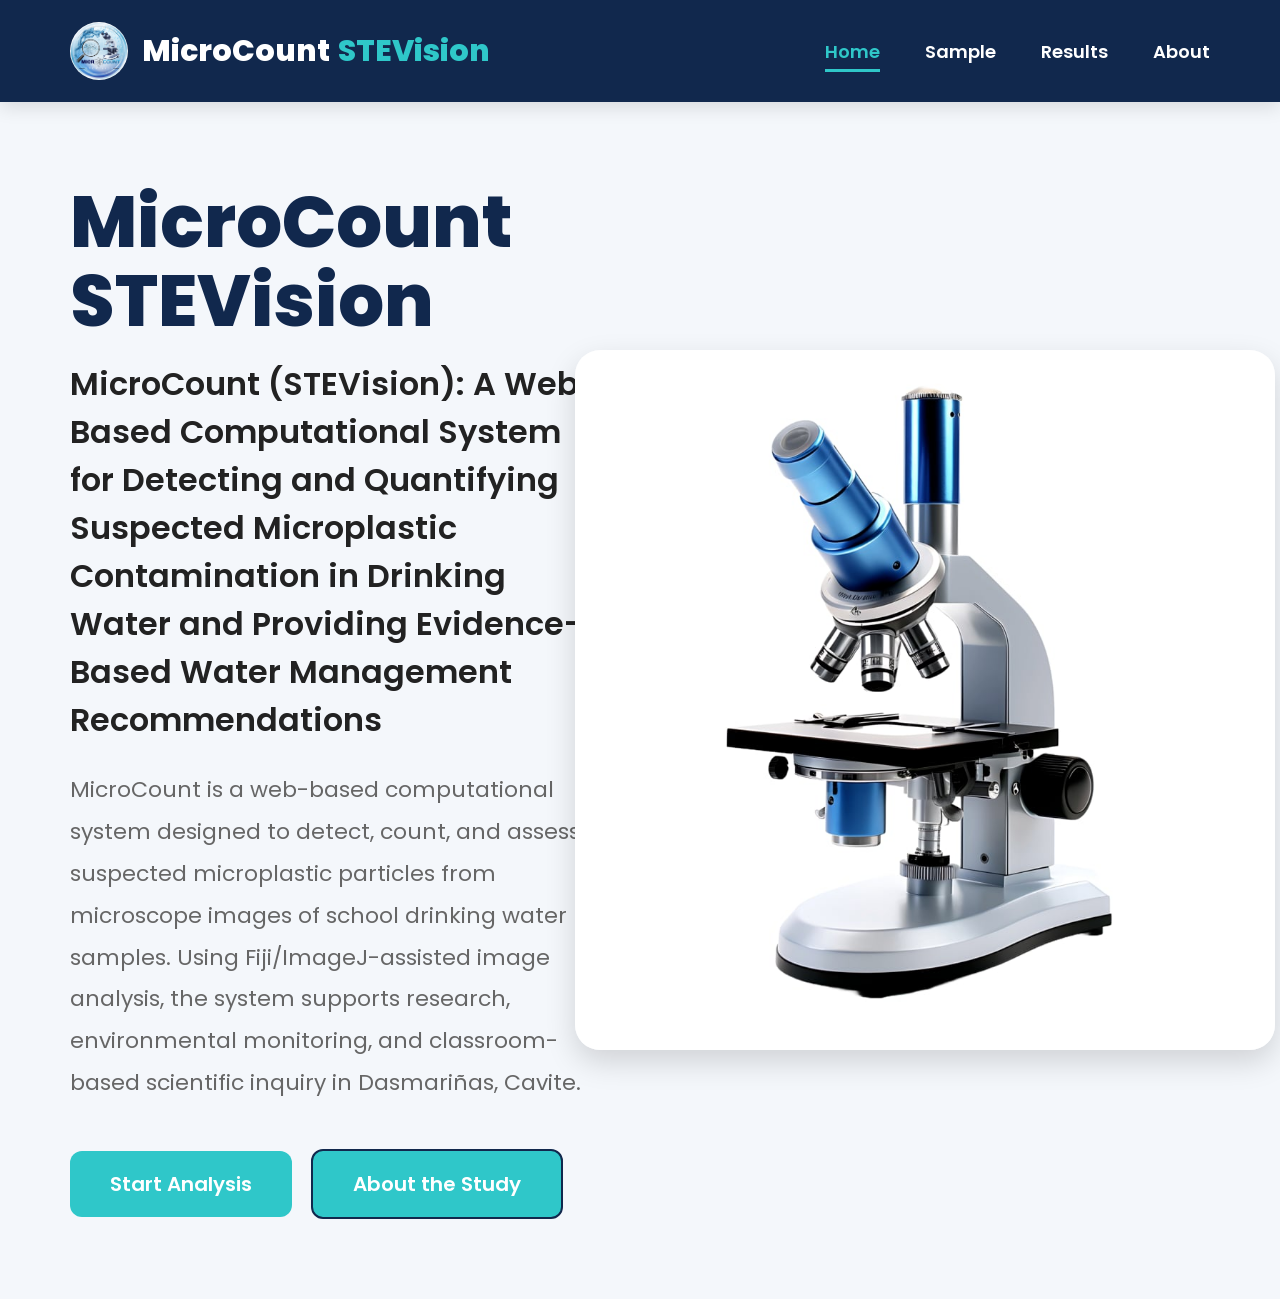
<file: index.html>
<!DOCTYPE html>
<html lang="en">
<head>
    <meta charset="UTF-8">
    <meta name="viewport" content="width=device-width, initial-scale=1.0">
    <title>MicroCount STEVision</title>
    <link rel="icon" type="image/png" href="images/logo.png">
    <link rel="stylesheet" href="style.css">
</head>
<body>

<header>
    <nav class="navbar">
        <div class="logo">
            <img src="images/logo.png" alt="MicroCount Logo">
            <div class="logo-text">
                MicroCount <span>STEVision</span>
            </div>
        </div>

        <ul class="nav-links">
            <li><a href="index.html" class="active">Home</a></li>
            <li><a href="sample.html">Sample</a></li>
            <li><a href="results.html">Results</a></li>
            <li><a href="about.html">About</a></li>
        </ul>
    </nav>
</header>

<section id="home" class="hero">
    <div class="left">
        <h1>MicroCount STEVision</h1>
        <h2>MicroCount (STEVision): A Web-Based Computational System for Detecting and Quantifying Suspected Microplastic Contamination in Drinking Water and Providing Evidence-Based Water Management Recommendations</h2>
        <p>
            MicroCount is a web-based computational system designed to detect, count, and assess
            suspected microplastic particles from microscope images of school drinking water samples.
            Using Fiji/ImageJ-assisted image analysis, the system supports research, environmental
            monitoring, and classroom-based scientific inquiry in Dasmariñas, Cavite.
        </p>

        <div class="hero-actions">
            <a href="sample.html"><button type="button">Start Analysis</button></a>
            <a href="about.html"><button type="button" class="secondary">About the Study</button></a>
        </div>
    </div>

    <div class="right">
        <img src="images/microscope.jpeg" alt="Microscope observation of water sample">
    </div>
</section>
<script src="sample.js"></script>
</body>
</html>
</file>
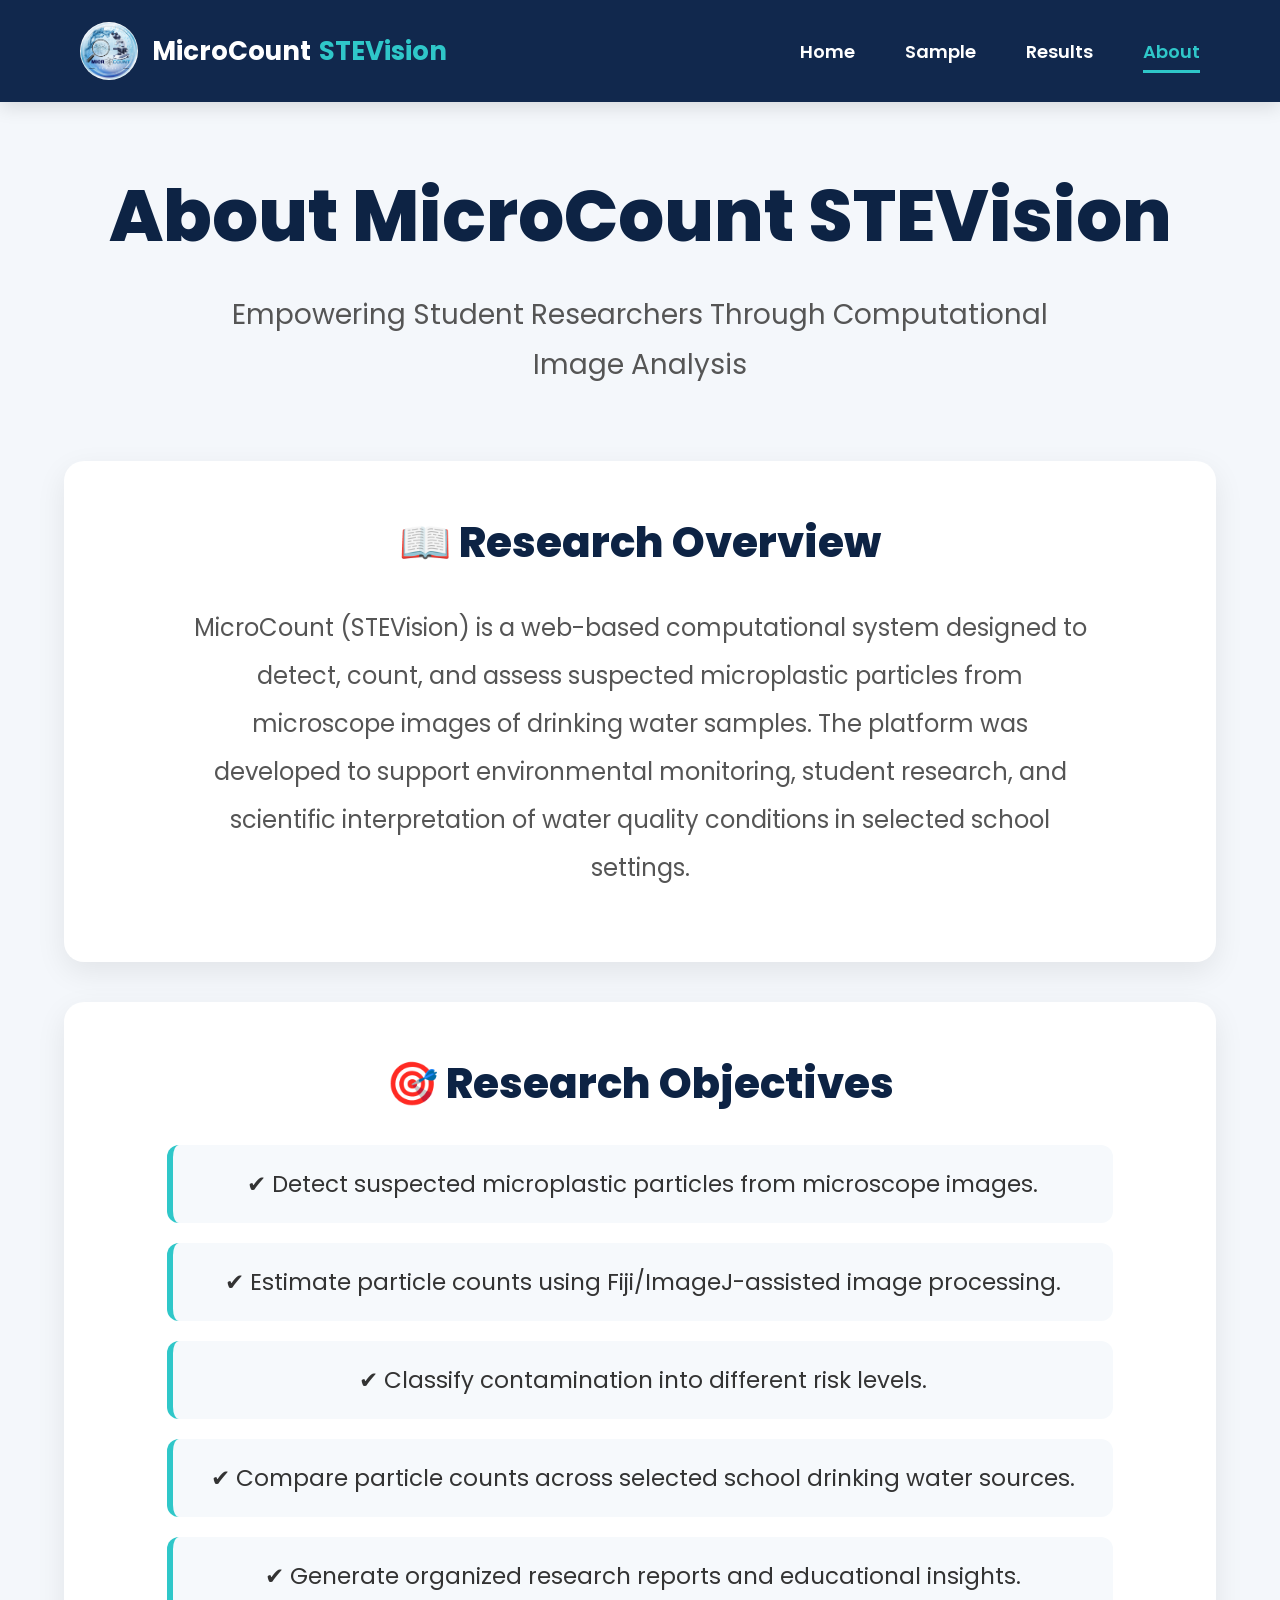
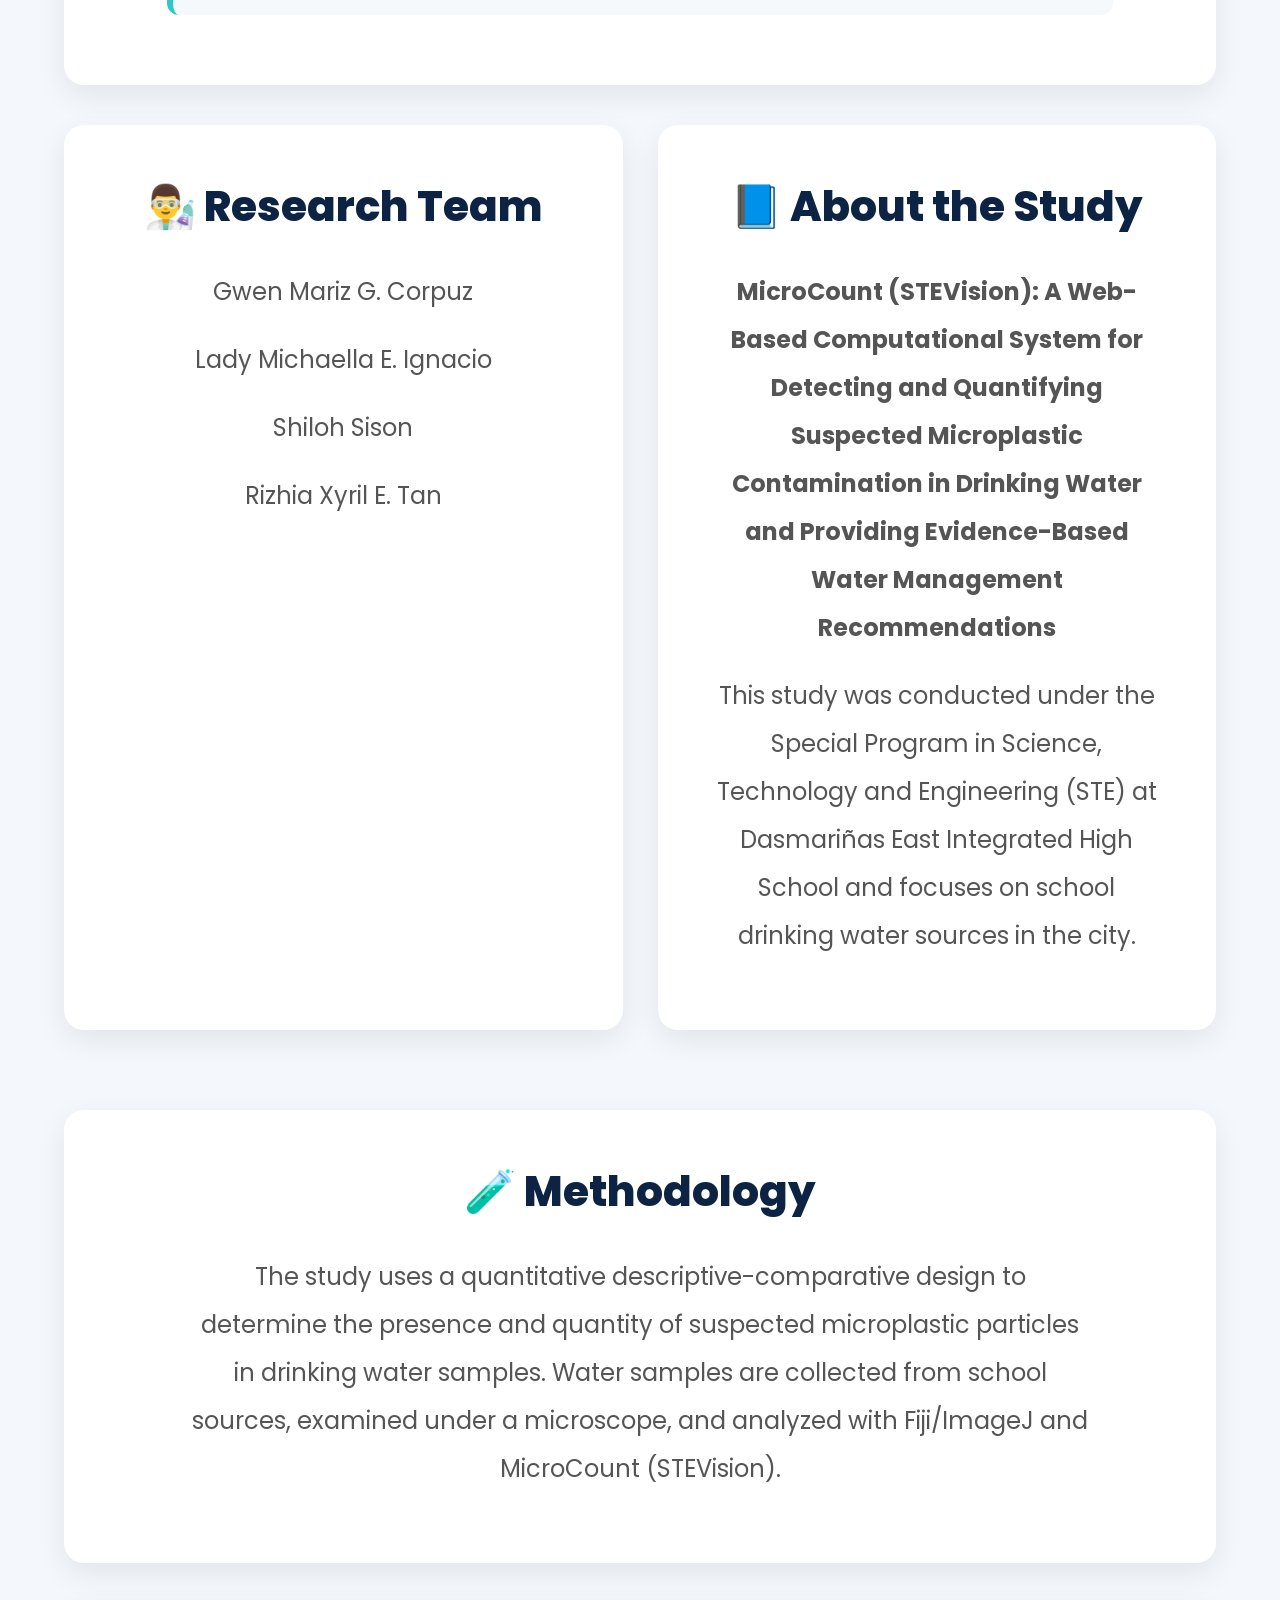
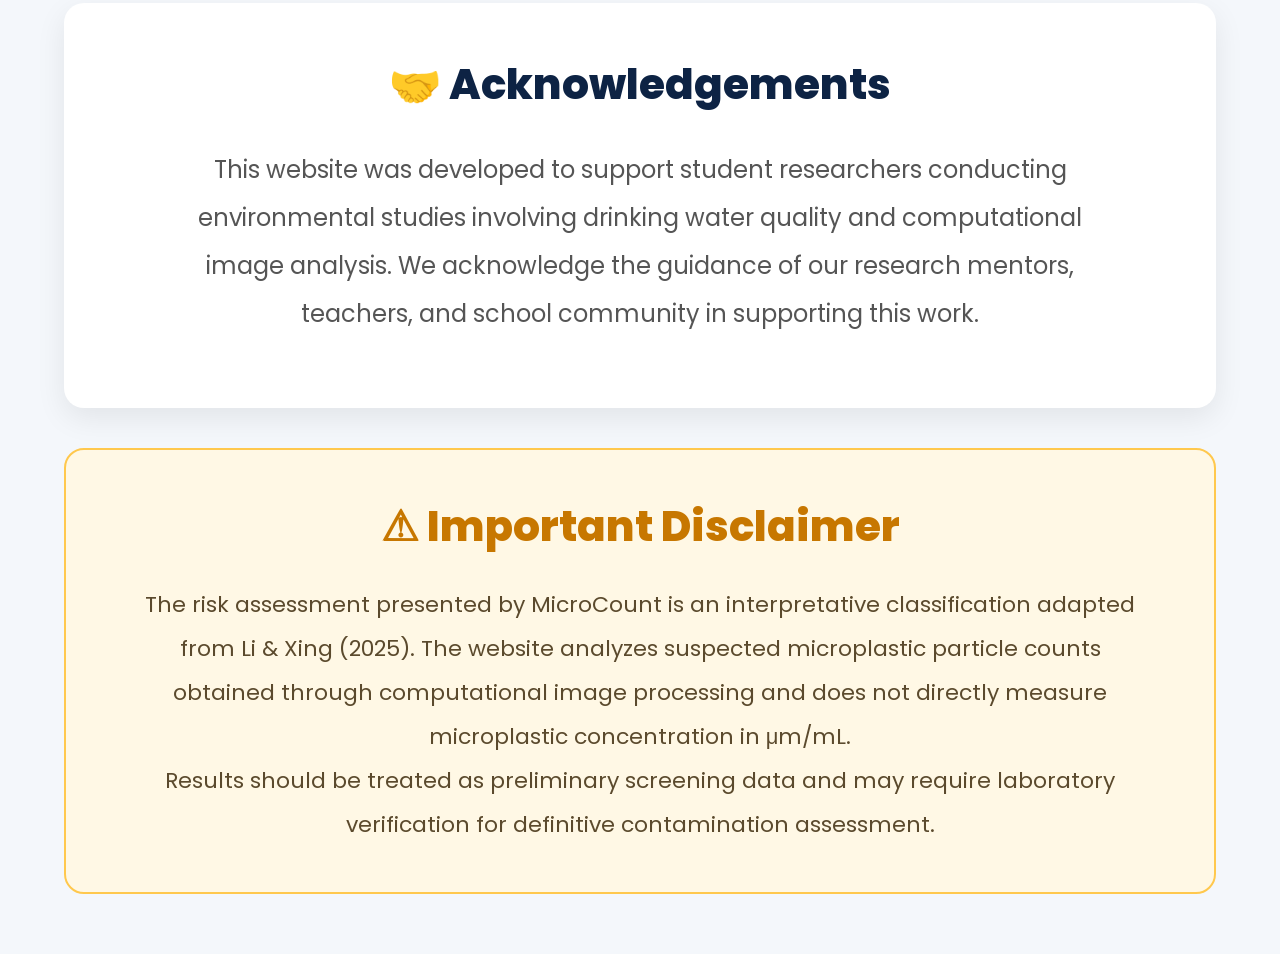
<file: about.html>
<!DOCTYPE html>
<html lang="en">
<head>
    <meta charset="UTF-8">
    <meta name="viewport" content="width=device-width, initial-scale=1.0">
    <title>About | MicroCount STEVision</title>
    <link rel="icon" type="image/png" href="images/logo.png">
    <link rel="stylesheet" href="style.css">
    <link rel="stylesheet" href="about.css">
</head>
<body>

<header>
    <nav class="navbar">
        <div class="logo">
            <img src="images/logo.png" alt="MicroCount Logo">
            <div class="logo-text">
                MicroCount <span>STEVision</span>
            </div>
        </div>

        <ul class="nav-links">
            <li><a href="index.html">Home</a></li>
            <li><a href="sample.html">Sample</a></li>
            <li><a href="results.html">Results</a></li>
            <li><a href="about.html" class="active">About</a></li>
        </ul>
    </nav>
</header>

<section class="about-page">
    <div class="page-title">
        <h1>About MicroCount STEVision</h1>
        <p>Empowering Student Researchers Through Computational Image Analysis</p>
    </div>

    <div class="about-card">
        <h2>📖 Research Overview</h2>
        <p>
            MicroCount (STEVision) is a web-based computational system designed to detect, count, and assess
            suspected microplastic particles from microscope images of drinking water samples. The platform was
            developed to support environmental monitoring, student research, and scientific interpretation of
            water quality conditions in selected school settings.
        </p>
    </div>

    <div class="about-card">
        <h2>🎯 Research Objectives</h2>
        <div class="objective">✔ Detect suspected microplastic particles from microscope images.</div>
        <div class="objective">✔ Estimate particle counts using Fiji/ImageJ-assisted image processing.</div>
        <div class="objective">✔ Classify contamination into different risk levels.</div>
        <div class="objective">✔ Compare particle counts across selected school drinking water sources.</div>
        <div class="objective">✔ Generate organized research reports and educational insights.</div>
    </div>

    <div class="two-column">
        <div class="about-card">
            <h2>👨‍🔬 Research Team</h2>
            <p>Gwen Mariz G. Corpuz</p>
            <p>Lady Michaella E. Ignacio</p>
            <p>Shiloh Sison</p>
            <p>Rizhia Xyril E. Tan</p>
        </div>

        <div class="about-card">
            <h2>📘 About the Study</h2>
            <p class="study-title">
                <strong>MicroCount (STEVision): A Web-Based Computational System for Detecting and Quantifying Suspected Microplastic Contamination in Drinking Water and Providing Evidence-Based Water Management Recommendations </strong>
            </p>
            <p>
                This study was conducted under the Special Program in Science, Technology and Engineering (STE)
                at Dasmariñas East Integrated High School and focuses on school drinking water sources in the city.
            </p>
        </div>
    </div>

    <div class="about-card">
        <h2>🧪 Methodology</h2>
        <p>
            The study uses a quantitative descriptive-comparative design to determine the presence and quantity
            of suspected microplastic particles in drinking water samples. Water samples are collected from school
            sources, examined under a microscope, and analyzed with Fiji/ImageJ and MicroCount (STEVision).
        </p>
    </div>

    <div class="about-card">
        <h2>🤝 Acknowledgements</h2>
        <p>
            This website was developed to support student researchers conducting environmental studies involving
            drinking water quality and computational image analysis. We acknowledge the guidance of our research
            mentors, teachers, and school community in supporting this work.
        </p>
    </div>

    <div class="warning">
        <h2>⚠ Important Disclaimer</h2>
        <p>
            The risk assessment presented by MicroCount is an interpretative classification adapted from Li & Xing (2025).
            The website analyzes suspected microplastic particle counts obtained through computational image processing and
            does not directly measure microplastic concentration in μm/mL.
        </p>
        <p>
            Results should be treated as preliminary screening data and may require laboratory verification for definitive
            contamination assessment.
        </p>
    </div>
</section>

</body>
</html>
</file>
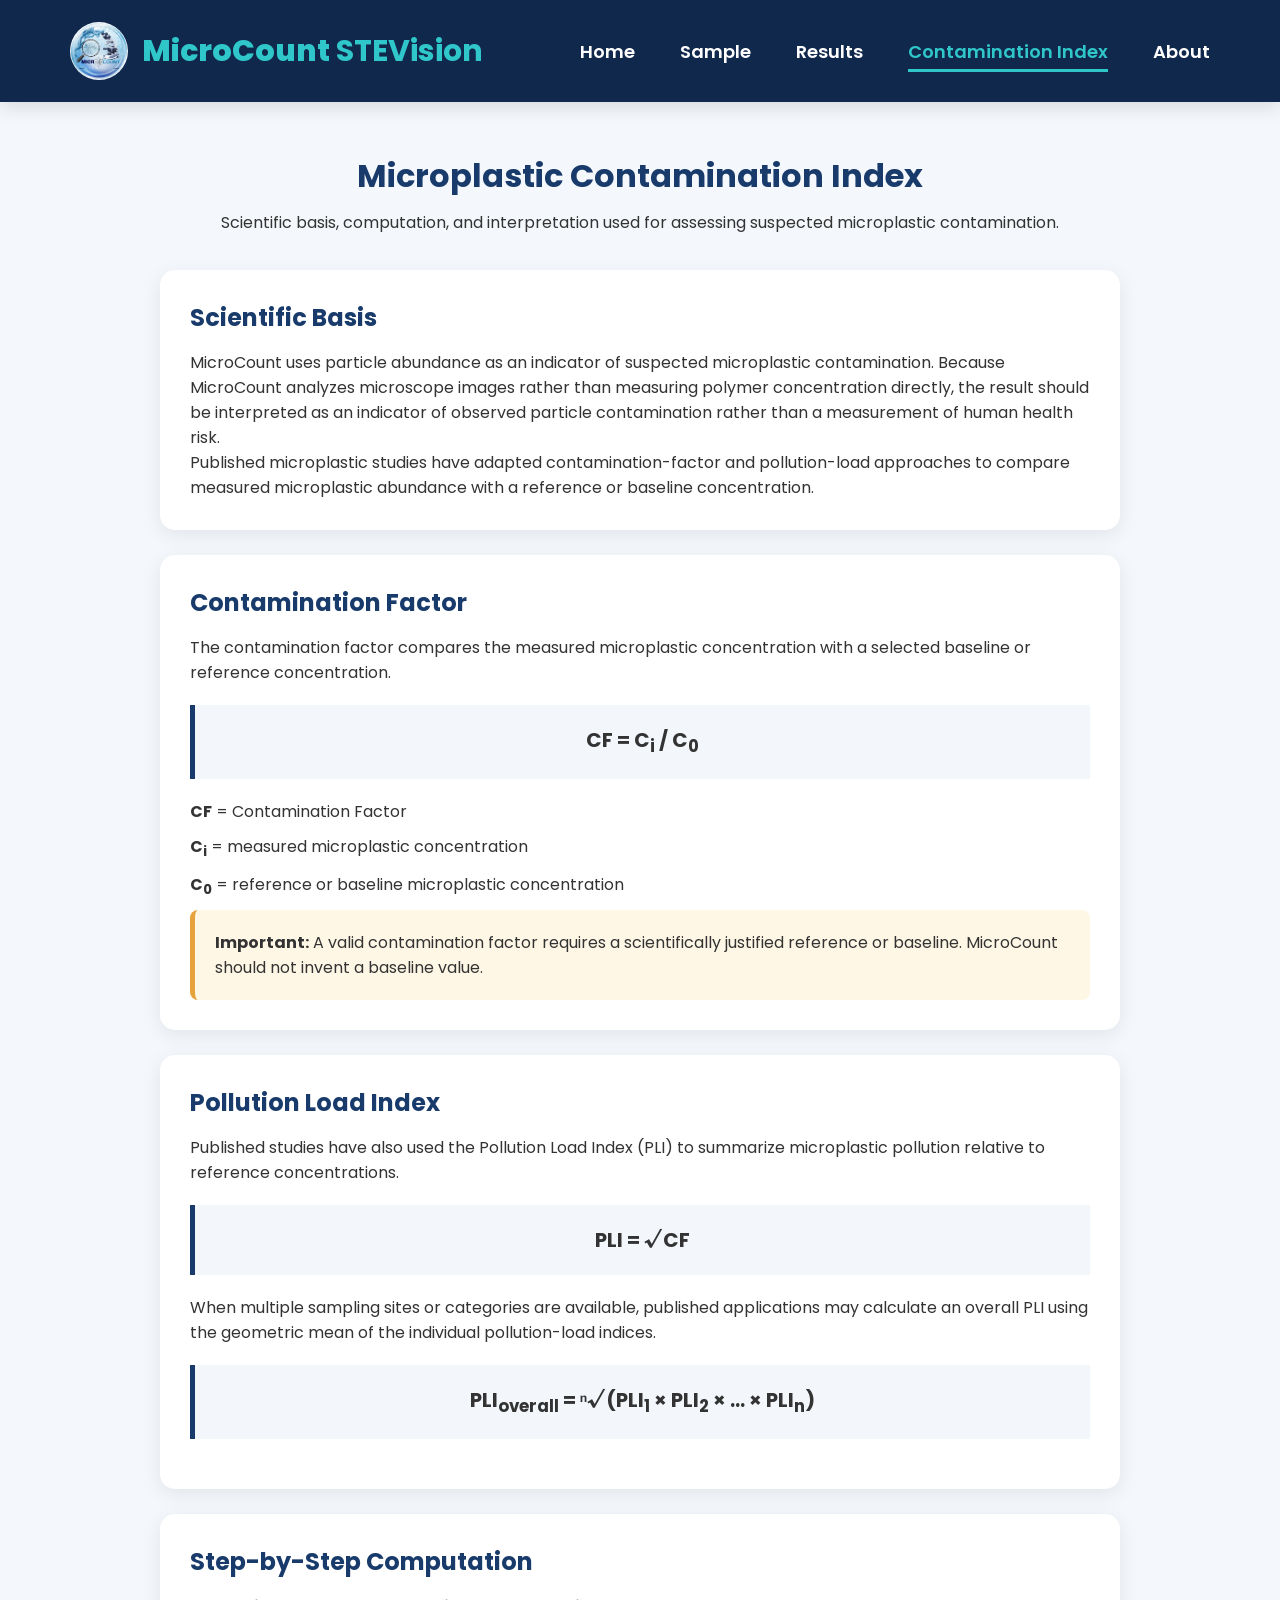
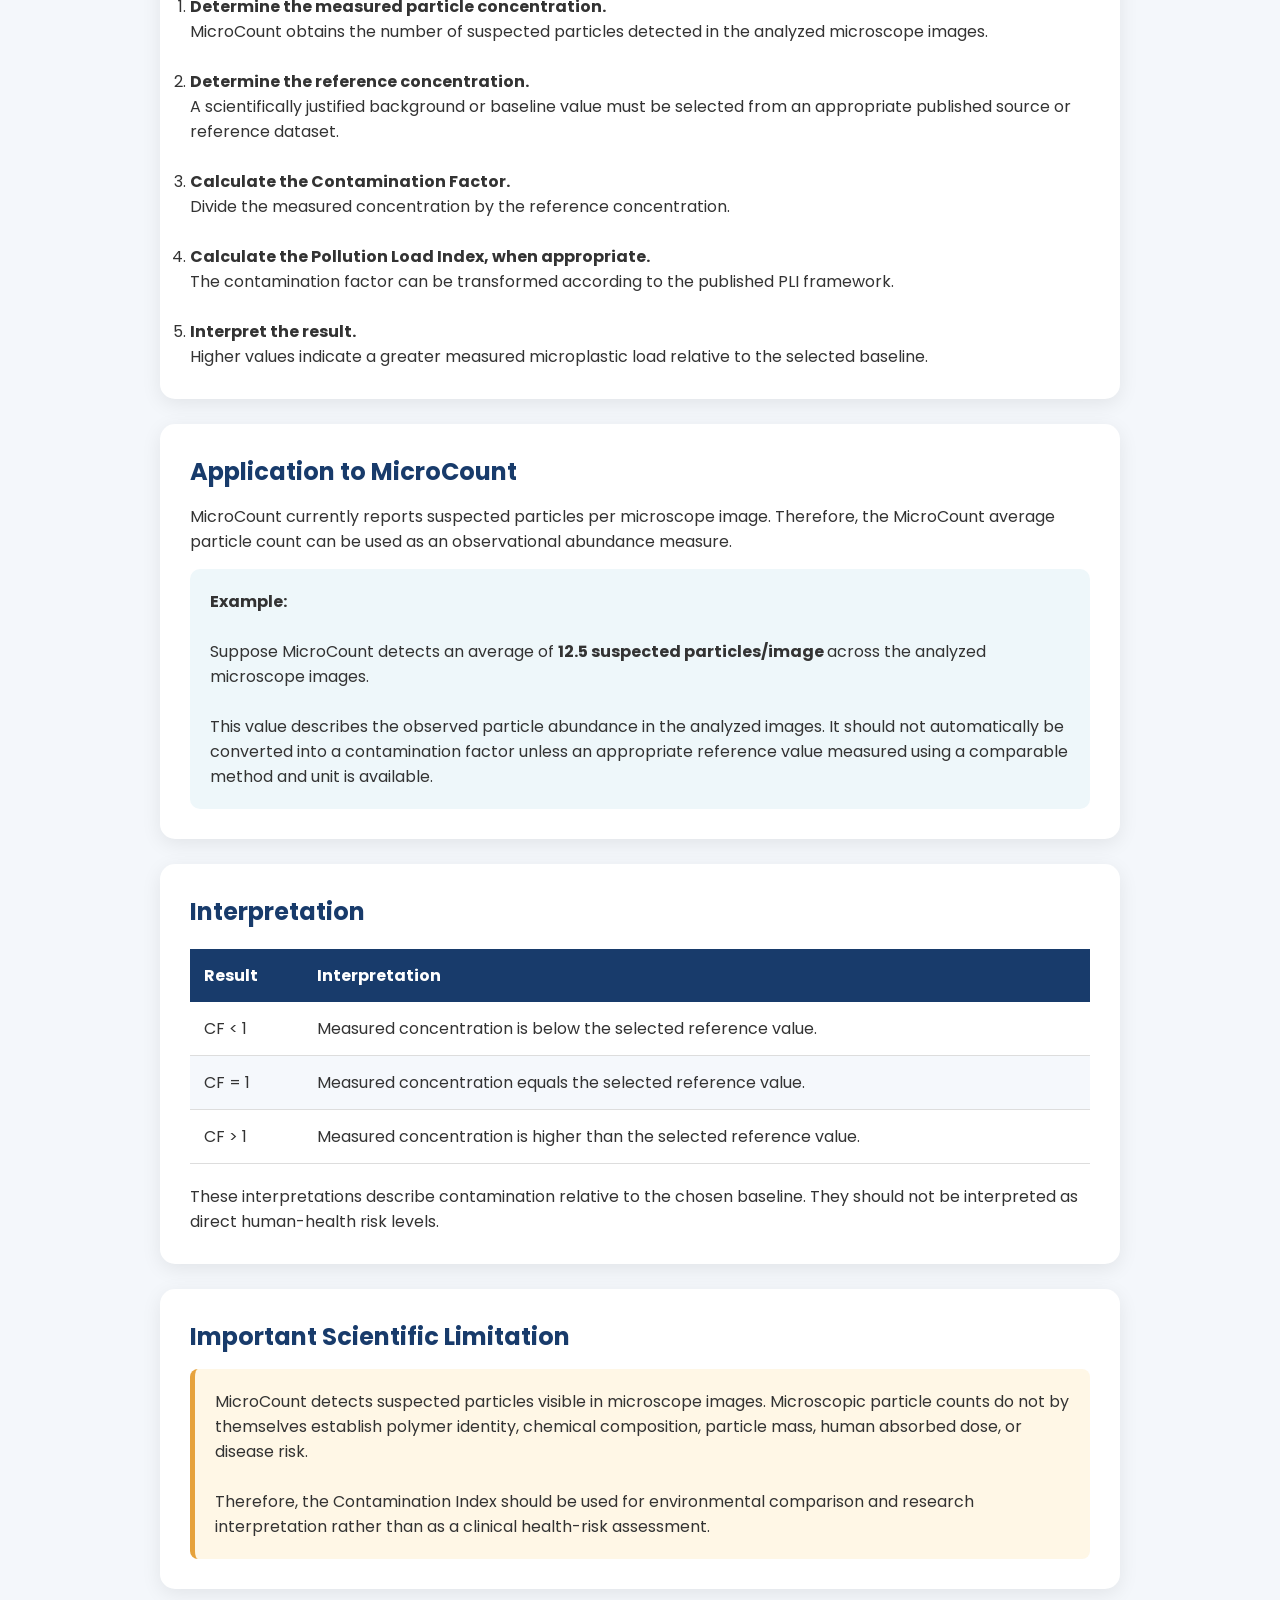
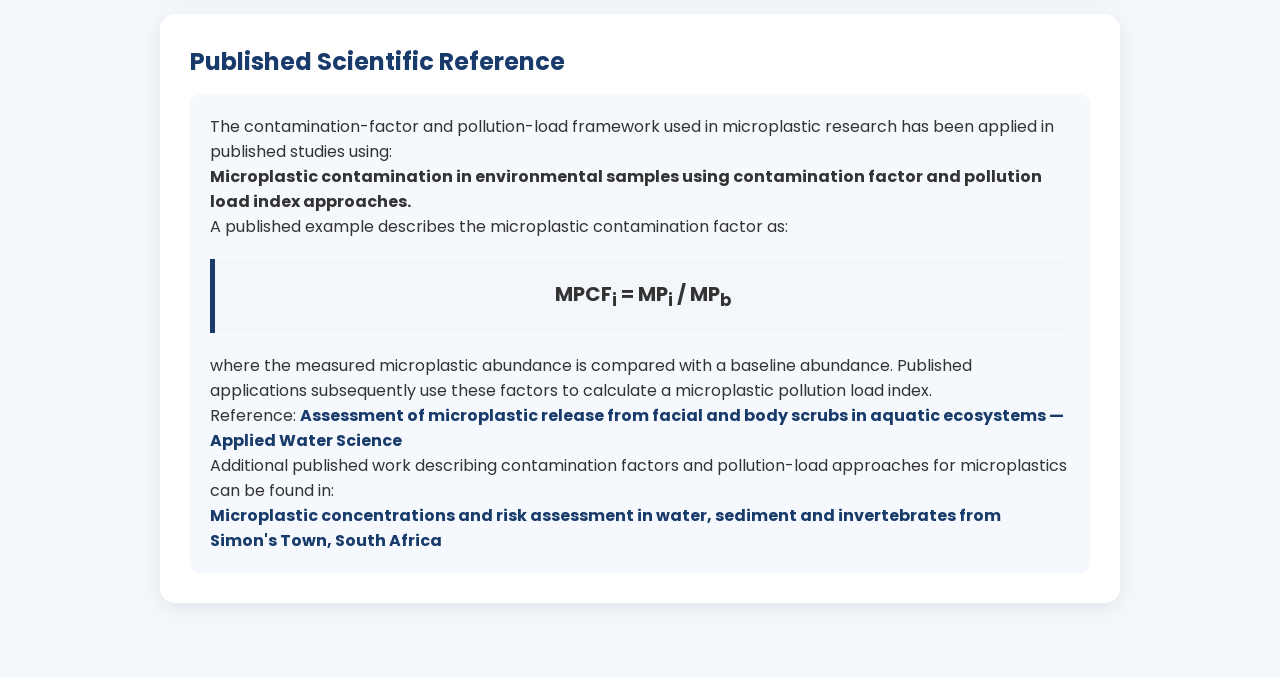
<file: contamination-index.html>
<!DOCTYPE html>
<html lang="en">

<head>

    <meta charset="UTF-8">

    <meta name="viewport"
          content="width=device-width, initial-scale=1.0">

    <title>
        Contamination Index | MicroCount STEVision
    </title>

    <link rel="icon"
          type="image/png"
          href="images/logo.png">

    <link rel="stylesheet"
          href="style.css">

    <style>

        .contamination-page {
            max-width: 1000px;
            margin: 0 auto;
            padding: 50px 20px;
        }

        .contamination-page h1 {
            color: #183b6b;
            text-align: center;
            margin-bottom: 10px;
        }

        .subtitle {
            text-align: center;
            margin-bottom: 35px;
        }

        .ci-card {
            background: white;
            border-radius: 15px;
            padding: 30px;
            margin-bottom: 25px;
            box-shadow: 0 5px 20px rgba(0,0,0,0.08);
        }

        .ci-card h2 {
            color: #183b6b;
            margin-bottom: 15px;
        }

        .formula {
            background: #f3f7fb;
            border-left: 5px solid #183b6b;
            padding: 20px;
            margin: 20px 0;
            font-size: 20px;
            font-weight: bold;
            text-align: center;
            overflow-x: auto;
        }

        .variable {
            margin: 10px 0;
        }

        .example-box {
            background: #eef7fa;
            padding: 20px;
            border-radius: 10px;
            margin-top: 15px;
        }

        .classification-table {
            width: 100%;
            border-collapse: collapse;
            margin-top: 20px;
        }

        .classification-table th {
            background: #183b6b;
            color: white;
            padding: 14px;
            text-align: left;
        }

        .classification-table td {
            padding: 14px;
            border-bottom: 1px solid #ddd;
        }

        .classification-table tr:nth-child(even) {
            background: #f5f8fc;
        }

        .important-note {
            background: #fff7e6;
            border-left: 5px solid #e6a23c;
            padding: 20px;
            border-radius: 8px;
        }

        .source-box {
            background: #f5f8fc;
            padding: 20px;
            border-radius: 10px;
        }

        .source-box a {
            color: #183b6b;
            font-weight: bold;
        }

        @media (max-width: 700px) {

            .ci-card {
                padding: 20px;
            }

            .classification-table {
                font-size: 14px;
            }

        }

    </style>

</head>


<body>


<header>

    <nav class="navbar">

        <div class="logo">

            <img src="images/logo.png"
                 alt="MicroCount Logo">

            <span>

                MicroCount
                <strong>STEVision</strong>

            </span>

        </div>


        <ul class="nav-links">

            <li>
                <a href="index.html">
                    Home
                </a>
            </li>

            <li>
                <a href="sample.html">
                    Sample
                </a>
            </li>

            <li>
                <a href="results.html">
                    Results
                </a>
            </li>

            <li>
                <a href="contamination-index.html"
                   class="active">
                    Contamination Index
                </a>
            </li>

            <li>
                <a href="about.html">
                    About
                </a>
            </li>

        </ul>

    </nav>

</header>


<main class="contamination-page">


    <h1>
        Microplastic Contamination Index
    </h1>

    <p class="subtitle">

        Scientific basis, computation, and interpretation
        used for assessing suspected microplastic contamination.

    </p>


    <!-- =====================================================
         SCIENTIFIC BASIS
    ====================================================== -->

    <section class="ci-card">

        <h2>
            Scientific Basis
        </h2>

        <p>

            MicroCount uses particle abundance as an indicator
            of suspected microplastic contamination. Because
            MicroCount analyzes microscope images rather than
            measuring polymer concentration directly, the result
            should be interpreted as an indicator of observed
            particle contamination rather than a measurement of
            human health risk.

        </p>

        <p>

            Published microplastic studies have adapted
            contamination-factor and pollution-load approaches
            to compare measured microplastic abundance with a
            reference or baseline concentration.

        </p>

    </section>


    <!-- =====================================================
         CONTAMINATION FACTOR
    ====================================================== -->

    <section class="ci-card">

        <h2>
            Contamination Factor
        </h2>

        <p>

            The contamination factor compares the measured
            microplastic concentration with a selected baseline
            or reference concentration.

        </p>


        <div class="formula">

            CF = C<sub>i</sub> / C<sub>0</sub>

        </div>


        <div class="variable">

            <strong>CF</strong> =
            Contamination Factor

        </div>

        <div class="variable">

            <strong>C<sub>i</sub></strong> =
            measured microplastic concentration

        </div>

        <div class="variable">

            <strong>C<sub>0</sub></strong> =
            reference or baseline microplastic concentration

        </div>


        <div class="important-note">

            <strong>Important:</strong>

            A valid contamination factor requires a
            scientifically justified reference or baseline.
            MicroCount should not invent a baseline value.

        </div>

    </section>


    <!-- =====================================================
         POLLUTION LOAD INDEX
    ====================================================== -->

    <section class="ci-card">

        <h2>
            Pollution Load Index
        </h2>

        <p>

            Published studies have also used the Pollution Load
            Index (PLI) to summarize microplastic pollution
            relative to reference concentrations.

        </p>


        <div class="formula">

            PLI = √CF

        </div>


        <p>

            When multiple sampling sites or categories are
            available, published applications may calculate an
            overall PLI using the geometric mean of the individual
            pollution-load indices.

        </p>


        <div class="formula">

            PLI<sub>overall</sub> =
            ⁿ√(PLI<sub>1</sub> × PLI<sub>2</sub> × ... × PLI<sub>n</sub>)

        </div>

    </section>


    <!-- =====================================================
         STEP BY STEP
    ====================================================== -->

    <section class="ci-card">

        <h2>
            Step-by-Step Computation
        </h2>


        <ol>

            <li>

                <strong>Determine the measured particle
                concentration.</strong>

                <br>

                MicroCount obtains the number of suspected
                particles detected in the analyzed microscope
                images.

            </li>


            <br>


            <li>

                <strong>Determine the reference
                concentration.</strong>

                <br>

                A scientifically justified background or baseline
                value must be selected from an appropriate
                published source or reference dataset.

            </li>


            <br>


            <li>

                <strong>Calculate the Contamination Factor.</strong>

                <br>

                Divide the measured concentration by the
                reference concentration.

            </li>


            <br>


            <li>

                <strong>Calculate the Pollution Load Index,
                when appropriate.</strong>

                <br>

                The contamination factor can be transformed
                according to the published PLI framework.

            </li>


            <br>


            <li>

                <strong>Interpret the result.</strong>

                <br>

                Higher values indicate a greater measured
                microplastic load relative to the selected
                baseline.

            </li>

        </ol>

    </section>


    <!-- =====================================================
         MICROCOUNT APPLICATION
    ====================================================== -->

    <section class="ci-card">

        <h2>
            Application to MicroCount
        </h2>

        <p>

            MicroCount currently reports suspected particles per
            microscope image. Therefore, the MicroCount average
            particle count can be used as an observational
            abundance measure.

        </p>


        <div class="example-box">

            <strong>Example:</strong>

            <br><br>

            Suppose MicroCount detects an average of

            <strong>
                12.5 suspected particles/image
            </strong>

            across the analyzed microscope images.

            <br><br>

            This value describes the observed particle abundance
            in the analyzed images. It should not automatically
            be converted into a contamination factor unless an
            appropriate reference value measured using a
            comparable method and unit is available.

        </div>

    </section>


    <!-- =====================================================
         INTERPRETATION
    ====================================================== -->

    <section class="ci-card">

        <h2>
            Interpretation
        </h2>


        <table class="classification-table">

            <thead>

                <tr>

                    <th>
                        Result
                    </th>

                    <th>
                        Interpretation
                    </th>

                </tr>

            </thead>


            <tbody>

                <tr>

                    <td>
                        CF &lt; 1
                    </td>

                    <td>
                        Measured concentration is below
                        the selected reference value.
                    </td>

                </tr>


                <tr>

                    <td>
                        CF = 1
                    </td>

                    <td>
                        Measured concentration equals
                        the selected reference value.
                    </td>

                </tr>


                <tr>

                    <td>
                        CF &gt; 1
                    </td>

                    <td>
                        Measured concentration is higher
                        than the selected reference value.
                    </td>

                </tr>

            </tbody>

        </table>


        <p style="margin-top:20px;">

            These interpretations describe contamination
            relative to the chosen baseline. They should not
            be interpreted as direct human-health risk levels.

        </p>

    </section>


    <!-- =====================================================
         IMPORTANT LIMITATION
    ====================================================== -->

    <section class="ci-card">

        <h2>
            Important Scientific Limitation
        </h2>


        <div class="important-note">

            MicroCount detects suspected particles visible in
            microscope images. Microscopic particle counts do
            not by themselves establish polymer identity,
            chemical composition, particle mass, human absorbed
            dose, or disease risk.

            <br><br>

            Therefore, the Contamination Index should be used
            for environmental comparison and research
            interpretation rather than as a clinical health-risk
            assessment.

        </div>

    </section>


    <!-- =====================================================
         PUBLISHED REFERENCE
    ====================================================== -->

    <section class="ci-card">

        <h2>
            Published Scientific Reference
        </h2>


        <div class="source-box">

            <p>

                The contamination-factor and pollution-load
                framework used in microplastic research has been
                applied in published studies using:

            </p>


            <p>

                <strong>
                    Microplastic contamination in environmental
                    samples using contamination factor and
                    pollution load index approaches.
                </strong>

            </p>


            <p>

                A published example describes the microplastic
                contamination factor as:

            </p>


            <div class="formula">

                MPCF<sub>i</sub> =
                MP<sub>i</sub> / MP<sub>b</sub>

            </div>


            <p>

                where the measured microplastic abundance is
                compared with a baseline abundance. Published
                applications subsequently use these factors to
                calculate a microplastic pollution load index.

            </p>


            <p>

                Reference:

                <a
                    href="https://doi.org/10.1007/s13201-024-02350-9"
                    target="_blank"
                    rel="noopener noreferrer">

                    Assessment of microplastic release from
                    facial and body scrubs in aquatic ecosystems
                    — Applied Water Science

                </a>

            </p>


            <p>

                Additional published work describing contamination
                factors and pollution-load approaches for
                microplastics can be found in:

            </p>


            <p>

                <a
                    href="https://pmc.ncbi.nlm.nih.gov/articles/PMC10998050/"
                    target="_blank"
                    rel="noopener noreferrer">

                    Microplastic concentrations and risk
                    assessment in water, sediment and
                    invertebrates from Simon's Town, South Africa

                </a>

            </p>

        </div>

    </section>


</main>


</body>

</html>
</file>
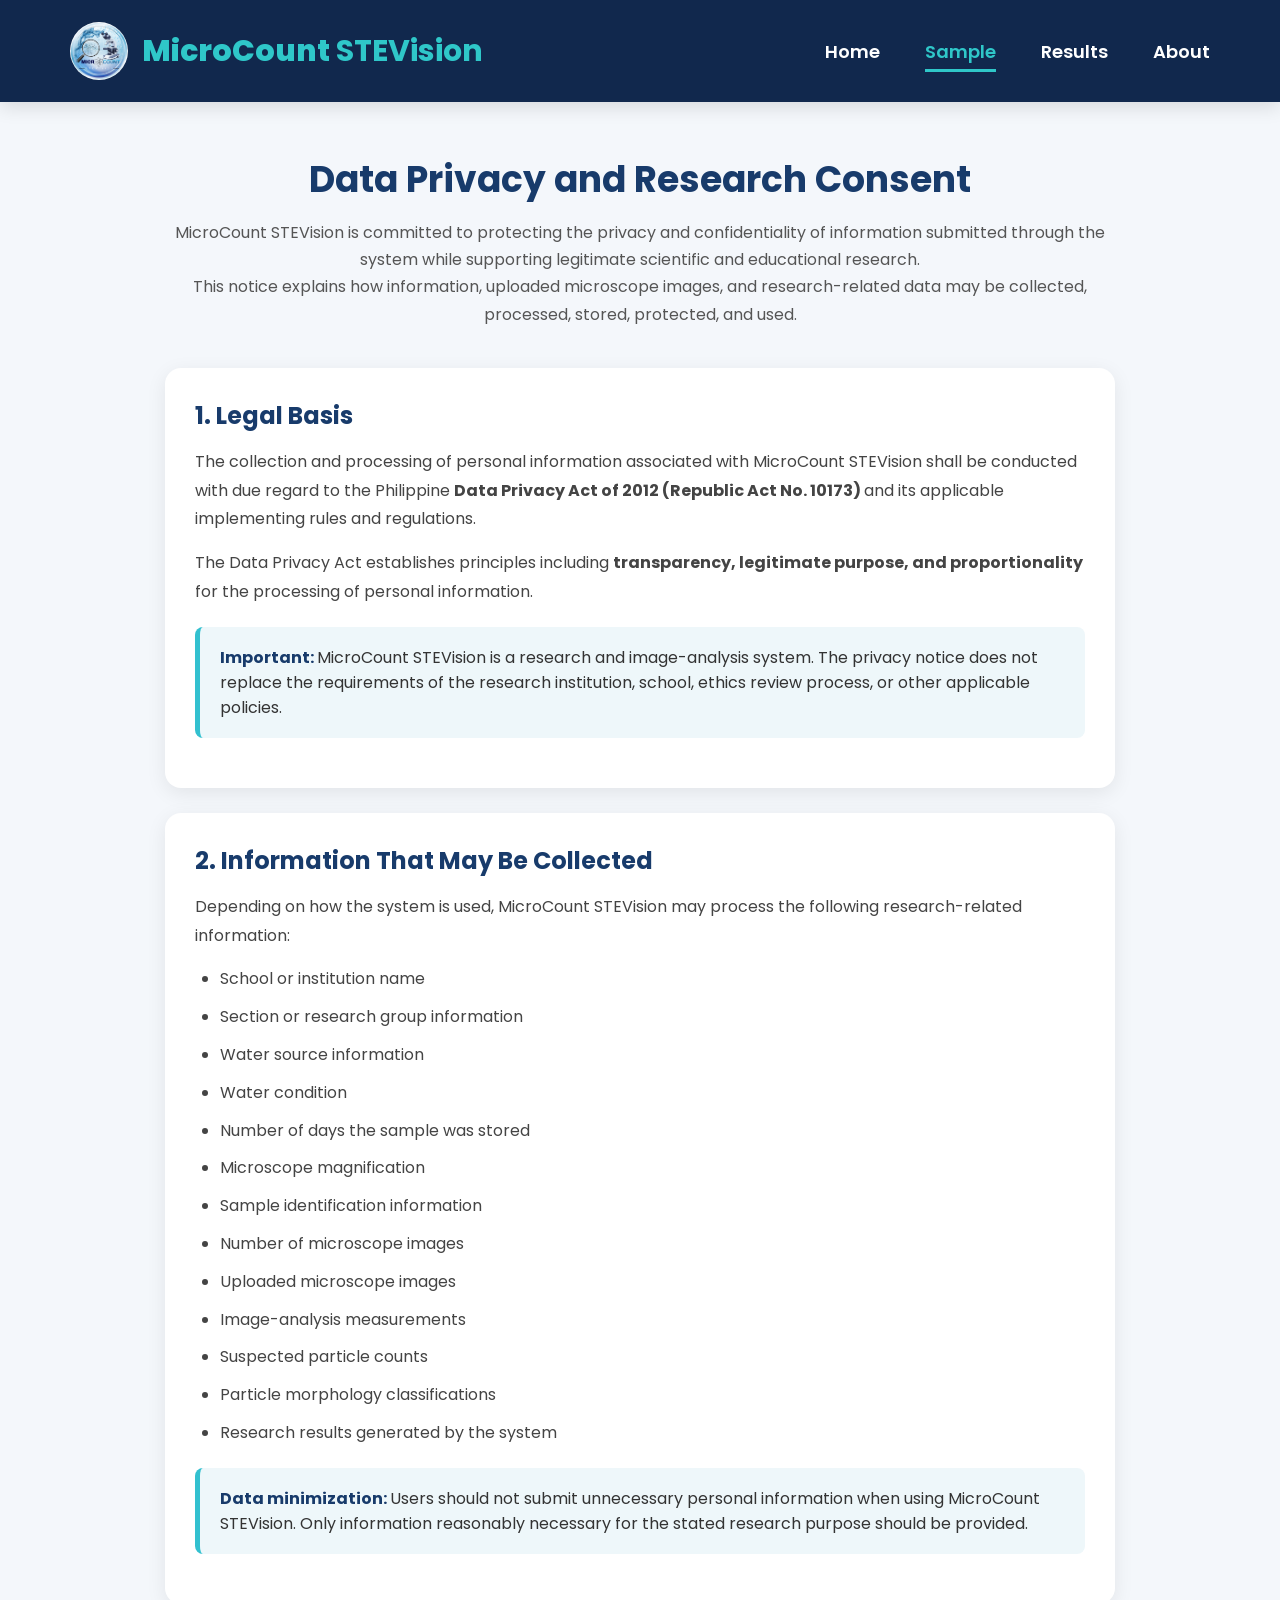
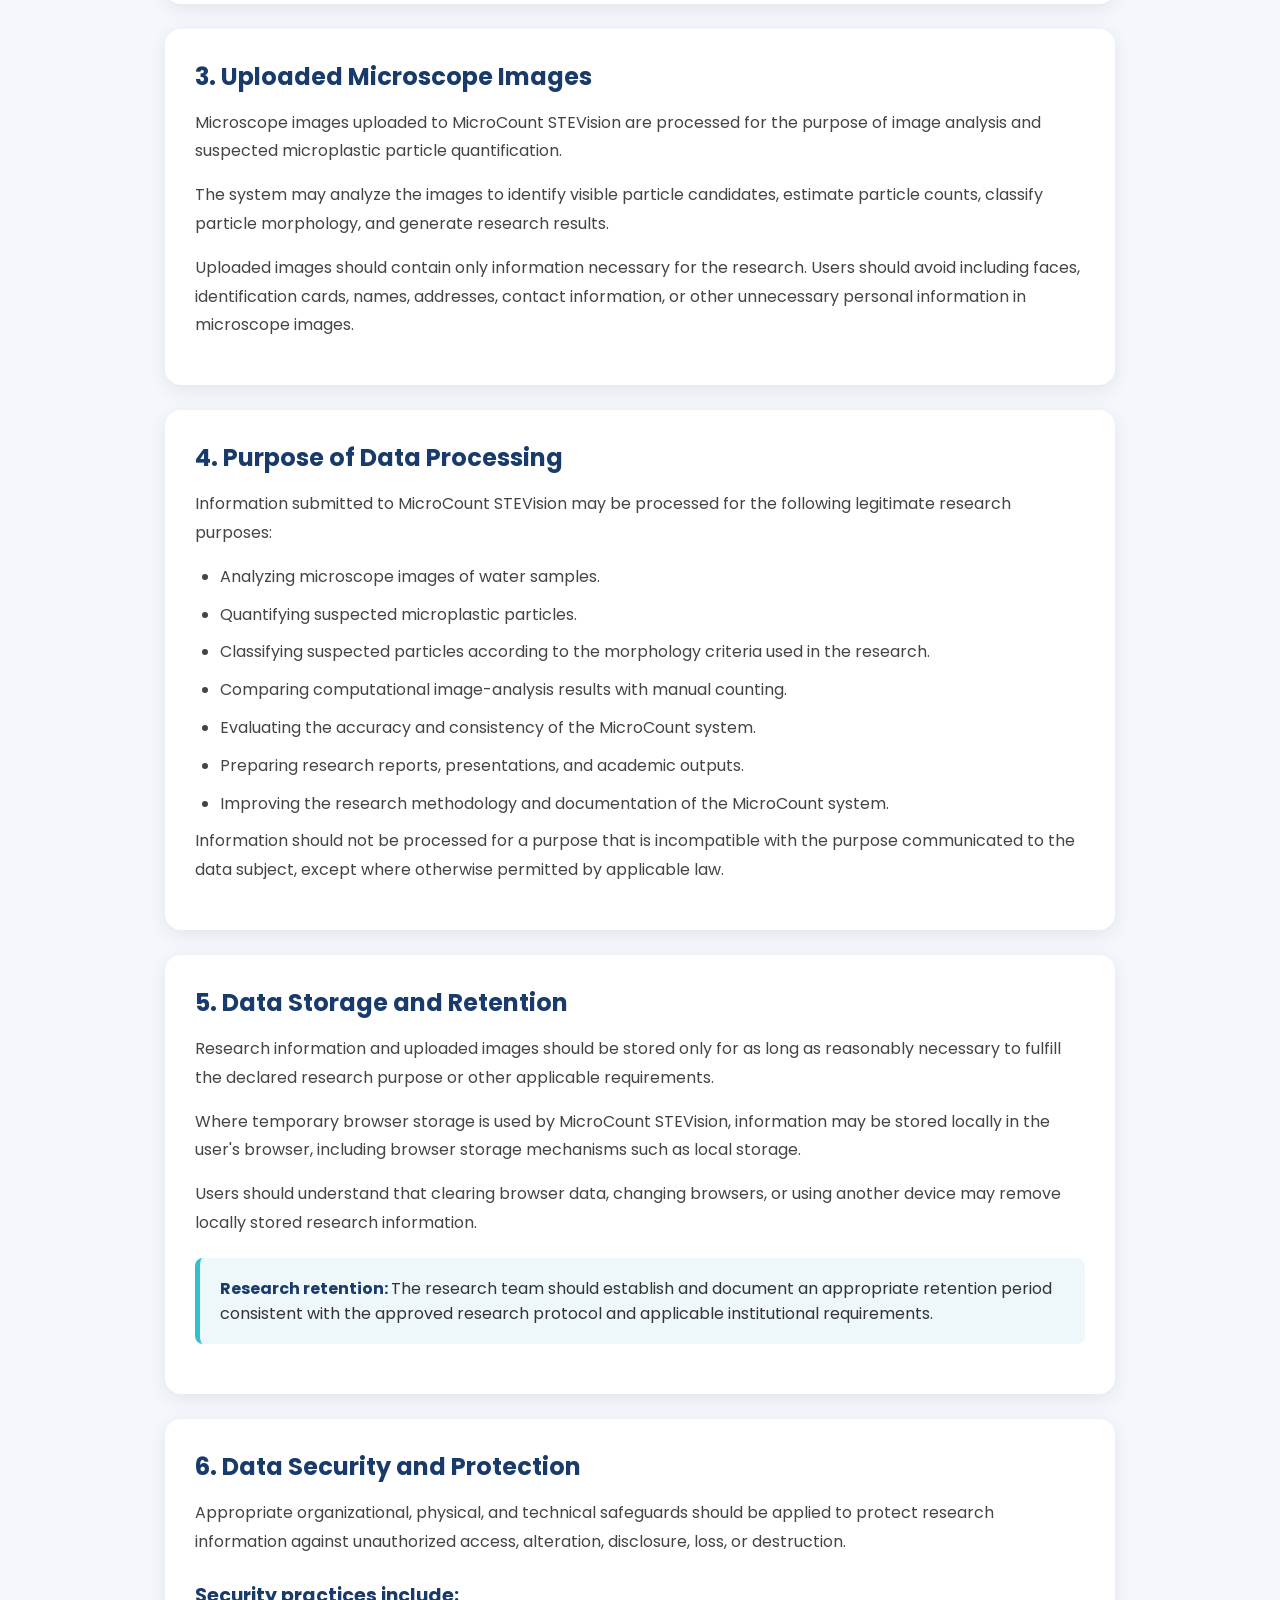
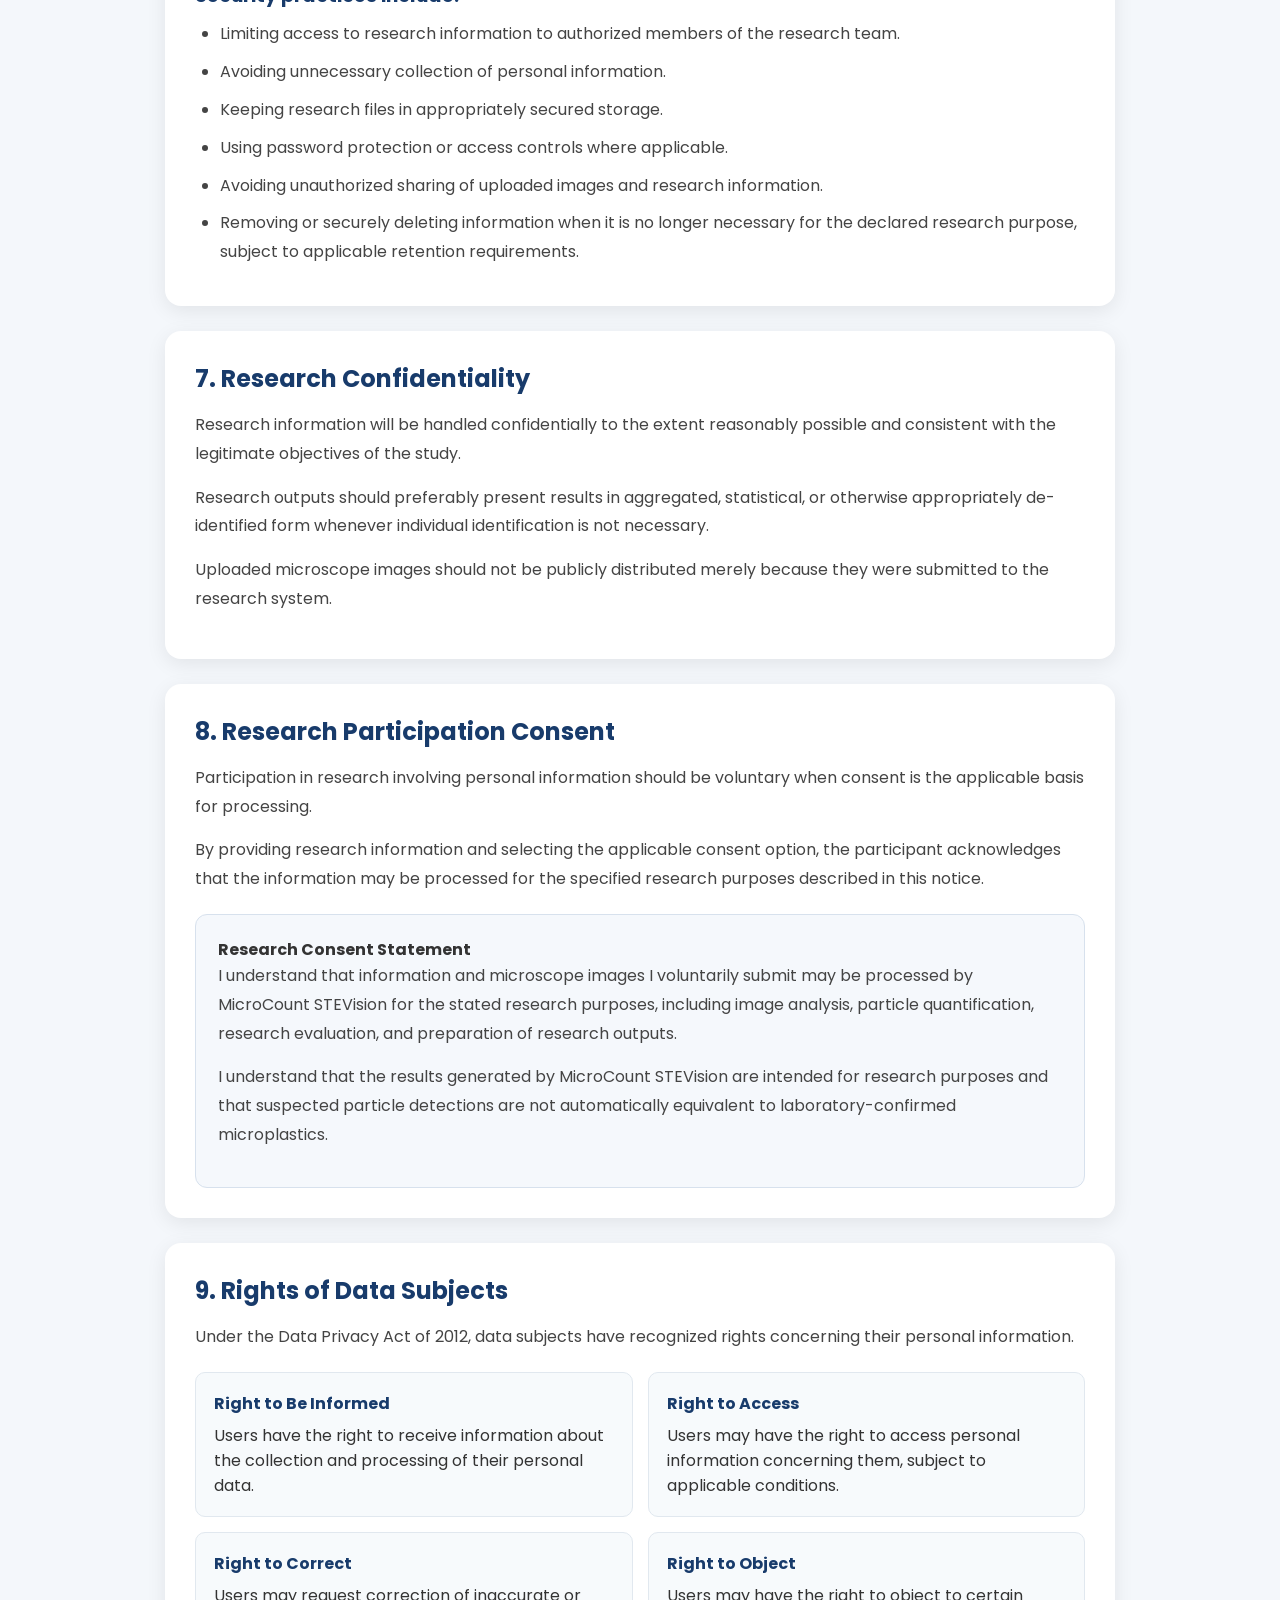
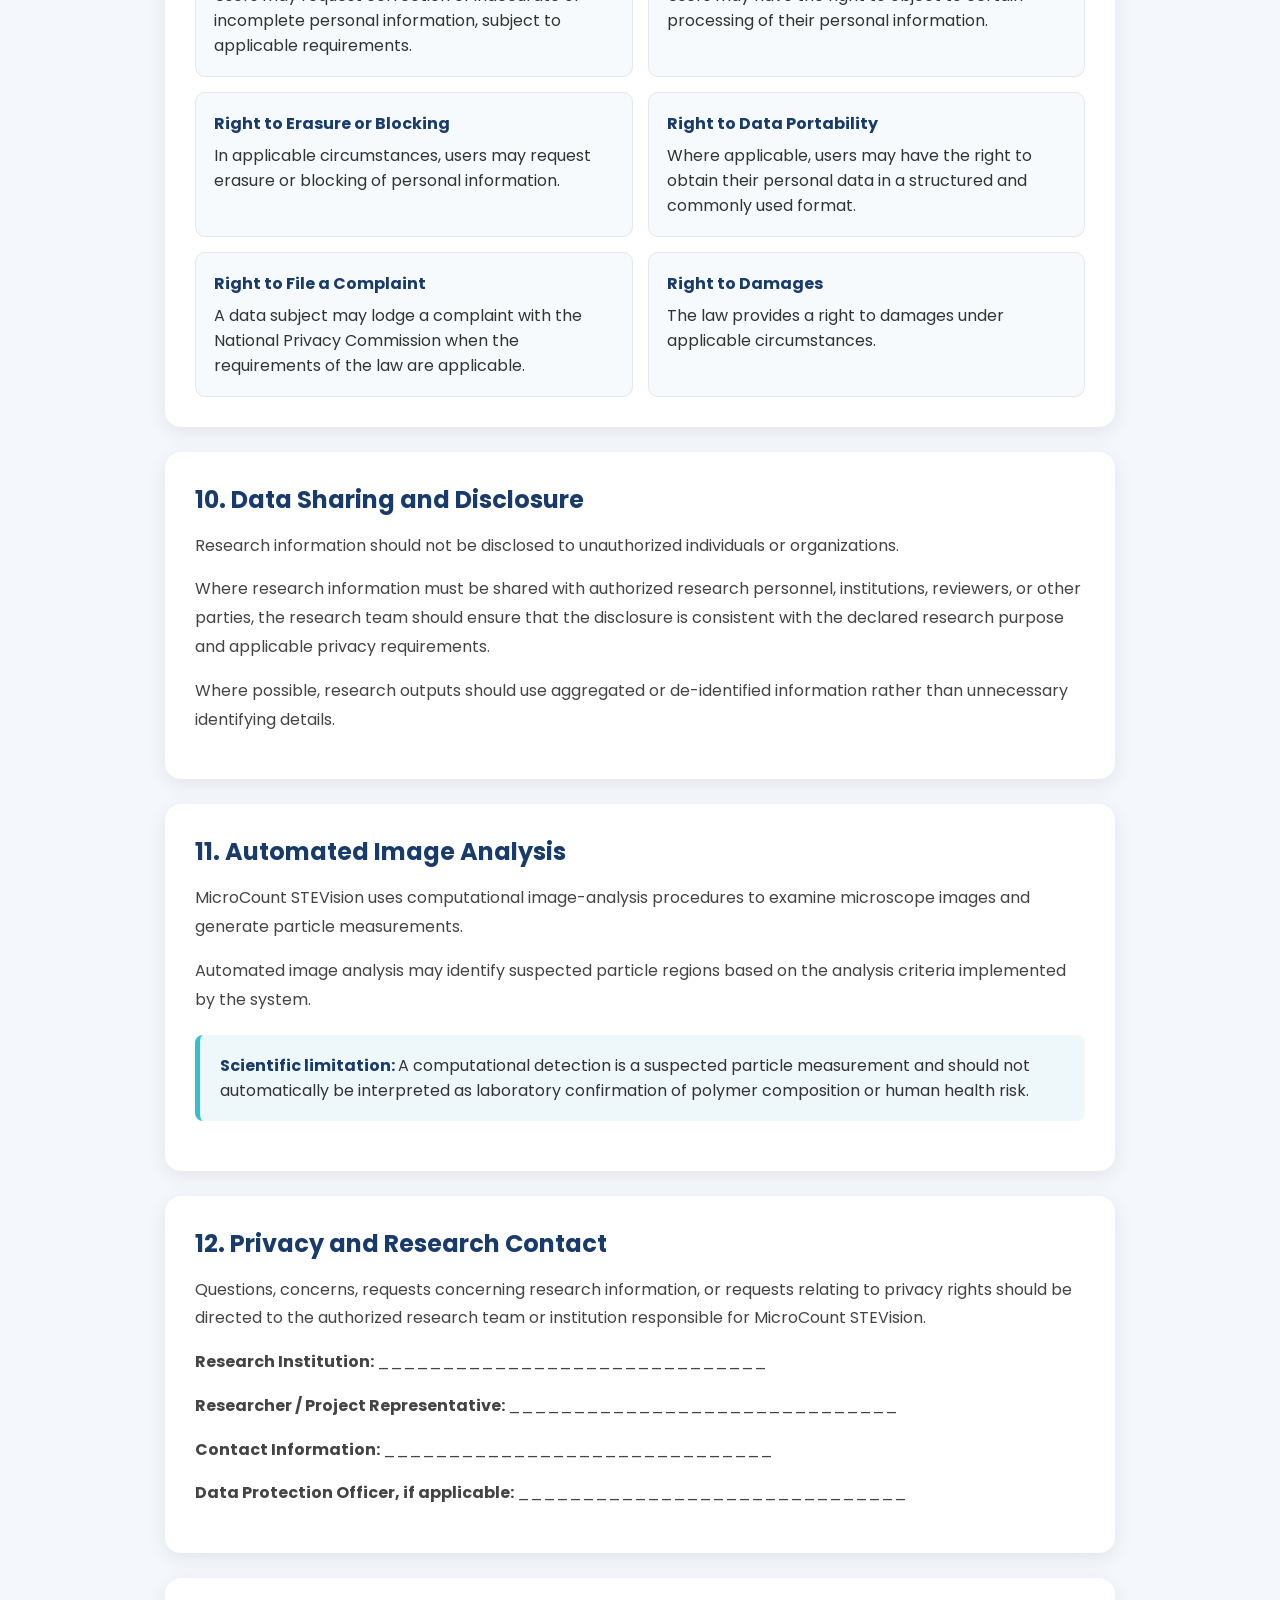
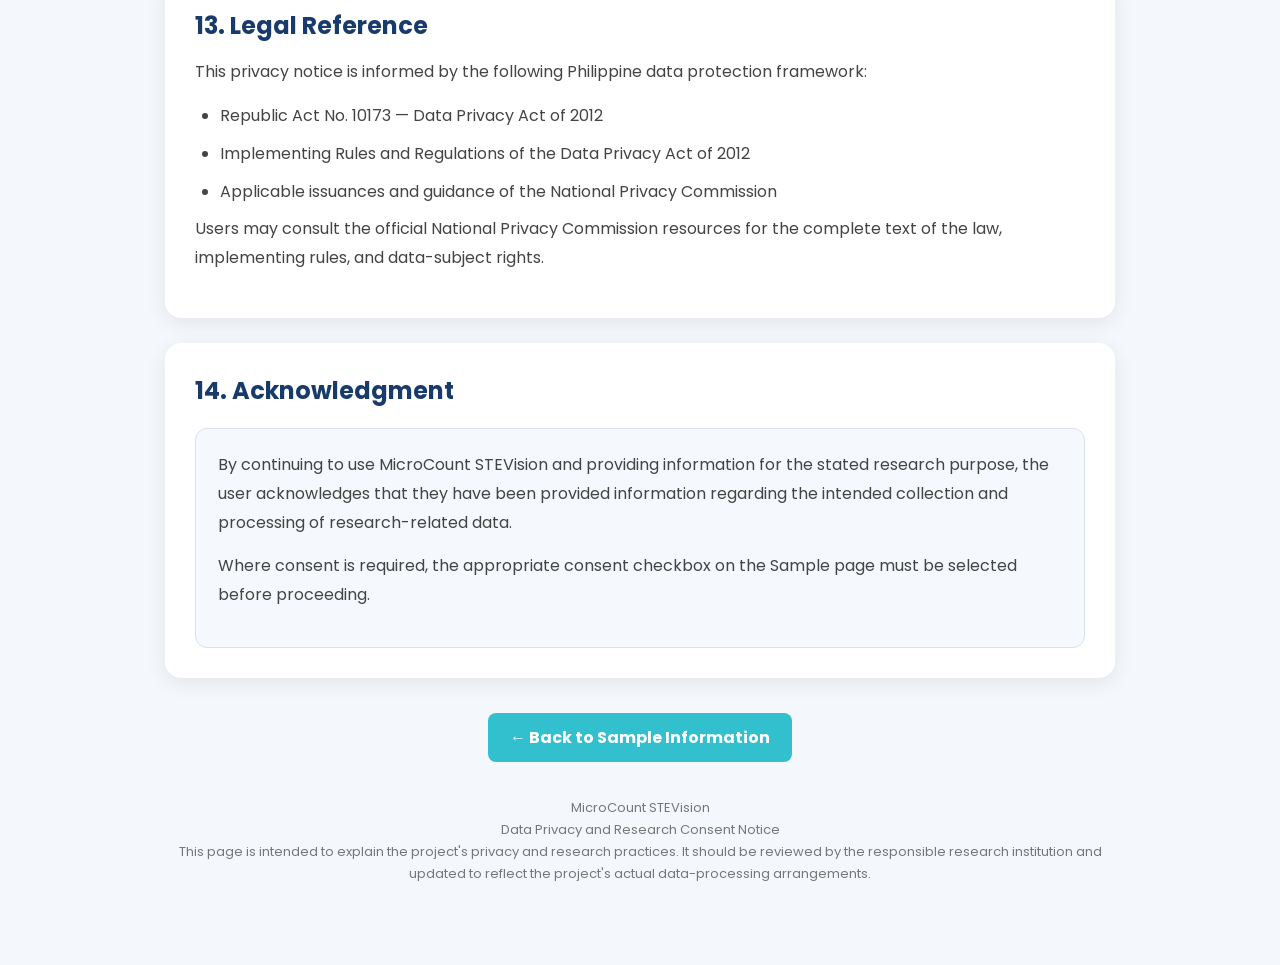
<file: data-privacy.html>
<!DOCTYPE html>
<html lang="en">

<head>

    <meta charset="UTF-8">

    <meta
        name="viewport"
        content="width=device-width, initial-scale=1.0"
    >

    <title>
        Data Privacy & Research Consent | MicroCount STEVision
    </title>

    <link
        rel="icon"
        type="image/png"
        href="images/logo.png"
    >

    <link
        rel="stylesheet"
        href="style.css"
    >

    <style>

        /* =====================================================
           DATA PRIVACY PAGE
        ===================================================== */

        .privacy-page {

            max-width: 1000px;

            margin: 0 auto;

            padding: 50px 25px 80px;

        }


        .privacy-header {

            text-align: center;

            margin-bottom: 40px;

        }


        .privacy-header h1 {

            color: #183b6b;

            font-size: 36px;

            margin-bottom: 12px;

        }


        .privacy-header p {

            color: #555;

            font-size: 16px;

            line-height: 1.7;

        }


        .privacy-card {

            background: white;

            border-radius: 16px;

            padding: 30px;

            margin-bottom: 25px;

            box-shadow:
                0 5px 20px
                rgba(0, 0, 0, 0.08);

        }


        .privacy-card h2 {

            color: #183b6b;

            font-size: 24px;

            margin-top: 0;

            margin-bottom: 15px;

        }


        .privacy-card h3 {

            color: #183b6b;

            font-size: 19px;

            margin-top: 25px;

            margin-bottom: 10px;

        }


        .privacy-card p {

            color: #444;

            line-height: 1.8;

            margin-bottom: 15px;

        }


        .privacy-card ul {

            color: #444;

            line-height: 1.8;

            padding-left: 25px;

        }


        .privacy-card li {

            margin-bottom: 9px;

        }


        .important-box {

            background: #eef7fa;

            border-left: 5px solid #32c0cf;

            padding: 18px 20px;

            border-radius: 8px;

            margin: 20px 0;

        }


        .important-box strong {

            color: #183b6b;

        }


        .consent-box {

            background: #f5f8fc;

            border: 1px solid #d7e1ed;

            border-radius: 12px;

            padding: 22px;

            margin-top: 20px;

        }


        .rights-grid {

            display: grid;

            grid-template-columns:
                repeat(2, minmax(0, 1fr));

            gap: 15px;

            margin-top: 20px;

        }


        .right-item {

            background: #f7fafc;

            border-radius: 10px;

            padding: 18px;

            border: 1px solid #e1e8ef;

        }


        .right-item strong {

            display: block;

            color: #183b6b;

            margin-bottom: 7px;

        }


        .source-link {

            color: #183b6b;

            font-weight: bold;

            text-decoration: underline;

        }


        .back-button {

            display: inline-block;

            margin-top: 10px;

            padding: 12px 22px;

            background: #32c0cf;

            color: white;

            text-decoration: none;

            border-radius: 8px;

            font-weight: bold;

        }


        .back-button:hover {

            opacity: 0.9;

        }


        .privacy-footer {

            text-align: center;

            color: #777;

            font-size: 13px;

            line-height: 1.7;

            margin-top: 35px;

        }


        @media (max-width: 700px) {

            .privacy-page {

                padding:
                    30px 15px 60px;

            }


            .privacy-header h1 {

                font-size: 28px;

            }


            .privacy-card {

                padding: 22px;

            }


            .rights-grid {

                grid-template-columns: 1fr;

            }

        }

    </style>

</head>


<body>


<!-- =====================================================
     NAVIGATION
====================================================== -->

<header>

    <nav class="navbar">

        <div class="logo">

            <img
                src="images/logo.png"
                alt="MicroCount Logo"
            >

            <span>

                MicroCount
                <strong>STEVision</strong>

            </span>

        </div>


        <ul class="nav-links">

            <li>

                <a href="index.html">
                    Home
                </a>

            </li>


            <li>

                <a
                    href="sample.html"
                    class="active"
                >
                    Sample
                </a>

            </li>


            <li>

                <a href="results.html">
                    Results
                </a>

            </li>


            <li>

                <a href="about.html">
                    About
                </a>

            </li>

        </ul>

    </nav>

</header>


<!-- =====================================================
     MAIN CONTENT
====================================================== -->

<main class="privacy-page">


    <!-- HEADER -->

    <section class="privacy-header">

        <h1>
            Data Privacy and Research Consent
        </h1>

        <p>

            MicroCount STEVision is committed to
            protecting the privacy and confidentiality
            of information submitted through the system
            while supporting legitimate scientific and
            educational research.

        </p>

        <p>

            This notice explains how information,
            uploaded microscope images, and
            research-related data may be collected,
            processed, stored, protected, and used.

        </p>

    </section>


    <!-- =================================================
         1. LEGAL BASIS
    ================================================== -->

    <section class="privacy-card">

        <h2>
            1. Legal Basis
        </h2>

        <p>

            The collection and processing of personal
            information associated with MicroCount
            STEVision shall be conducted with due regard
            to the Philippine

            <strong>
                Data Privacy Act of 2012
                (Republic Act No. 10173)
            </strong>

            and its applicable implementing rules and
            regulations.

        </p>

        <p>

            The Data Privacy Act establishes principles
            including

            <strong>
                transparency, legitimate purpose,
                and proportionality
            </strong>

            for the processing of personal information.

        </p>

        <div class="important-box">

            <strong>
                Important:
            </strong>

            MicroCount STEVision is a research and
            image-analysis system. The privacy notice
            does not replace the requirements of the
            research institution, school, ethics review
            process, or other applicable policies.

        </div>

    </section>


    <!-- =================================================
         2. INFORMATION COLLECTED
    ================================================== -->

    <section class="privacy-card">

        <h2>
            2. Information That May Be Collected
        </h2>

        <p>

            Depending on how the system is used,
            MicroCount STEVision may process the
            following research-related information:

        </p>

        <ul>

            <li>
                School or institution name
            </li>

            <li>
                Section or research group information
            </li>

            <li>
                Water source information
            </li>

            <li>
                Water condition
            </li>

            <li>
                Number of days the sample was stored
            </li>

            <li>
                Microscope magnification
            </li>

            <li>
                Sample identification information
            </li>

            <li>
                Number of microscope images
            </li>

            <li>
                Uploaded microscope images
            </li>

            <li>
                Image-analysis measurements
            </li>

            <li>
                Suspected particle counts
            </li>

            <li>
                Particle morphology classifications
            </li>

            <li>
                Research results generated by the system
            </li>

        </ul>

        <div class="important-box">

            <strong>
                Data minimization:
            </strong>

            Users should not submit unnecessary
            personal information when using MicroCount
            STEVision. Only information reasonably
            necessary for the stated research purpose
            should be provided.

        </div>

    </section>


    <!-- =================================================
         3. UPLOADED IMAGES
    ================================================== -->

    <section class="privacy-card">

        <h2>
            3. Uploaded Microscope Images
        </h2>

        <p>

            Microscope images uploaded to MicroCount
            STEVision are processed for the purpose of
            image analysis and suspected microplastic
            particle quantification.

        </p>

        <p>

            The system may analyze the images to identify
            visible particle candidates, estimate particle
            counts, classify particle morphology, and
            generate research results.

        </p>

        <p>

            Uploaded images should contain only
            information necessary for the research.
            Users should avoid including faces,
            identification cards, names, addresses,
            contact information, or other unnecessary
            personal information in microscope images.

        </p>

    </section>


    <!-- =================================================
         4. PURPOSE OF PROCESSING
    ================================================== -->

    <section class="privacy-card">

        <h2>
            4. Purpose of Data Processing
        </h2>

        <p>

            Information submitted to MicroCount
            STEVision may be processed for the following
            legitimate research purposes:

        </p>

        <ul>

            <li>
                Analyzing microscope images of water
                samples.
            </li>

            <li>
                Quantifying suspected microplastic
                particles.
            </li>

            <li>
                Classifying suspected particles according
                to the morphology criteria used in the
                research.
            </li>

            <li>
                Comparing computational image-analysis
                results with manual counting.
            </li>

            <li>
                Evaluating the accuracy and consistency
                of the MicroCount system.
            </li>

            <li>
                Preparing research reports,
                presentations, and academic outputs.
            </li>

            <li>
                Improving the research methodology and
                documentation of the MicroCount system.
            </li>

        </ul>

        <p>

            Information should not be processed for a
            purpose that is incompatible with the purpose
            communicated to the data subject, except
            where otherwise permitted by applicable law.

        </p>

    </section>


    <!-- =================================================
         5. STORAGE
    ================================================== -->

    <section class="privacy-card">

        <h2>
            5. Data Storage and Retention
        </h2>

        <p>

            Research information and uploaded images
            should be stored only for as long as
            reasonably necessary to fulfill the declared
            research purpose or other applicable
            requirements.

        </p>

        <p>

            Where temporary browser storage is used by
            MicroCount STEVision, information may be
            stored locally in the user's browser,
            including browser storage mechanisms such
            as local storage.

        </p>

        <p>

            Users should understand that clearing browser
            data, changing browsers, or using another
            device may remove locally stored research
            information.

        </p>

        <div class="important-box">

            <strong>
                Research retention:
            </strong>

            The research team should establish and
            document an appropriate retention period
            consistent with the approved research
            protocol and applicable institutional
            requirements.

        </div>

    </section>


    <!-- =================================================
         6. DATA SECURITY
    ================================================== -->

    <section class="privacy-card">

        <h2>
            6. Data Security and Protection
        </h2>

        <p>

            Appropriate organizational, physical, and
            technical safeguards should be applied to
            protect research information against
            unauthorized access, alteration, disclosure,
            loss, or destruction.

        </p>

        <h3>
            Security practices include:
        </h3>

        <ul>

            <li>
                Limiting access to research information
                to authorized members of the research
                team.
            </li>

            <li>
                Avoiding unnecessary collection of
                personal information.
            </li>

            <li>
                Keeping research files in appropriately
                secured storage.
            </li>

            <li>
                Using password protection or access
                controls where applicable.
            </li>

            <li>
                Avoiding unauthorized sharing of uploaded
                images and research information.
            </li>

            <li>
                Removing or securely deleting information
                when it is no longer necessary for the
                declared research purpose, subject to
                applicable retention requirements.
            </li>

        </ul>

    </section>


    <!-- =================================================
         7. RESEARCH CONFIDENTIALITY
    ================================================== -->

    <section class="privacy-card">

        <h2>
            7. Research Confidentiality
        </h2>

        <p>

            Research information will be handled
            confidentially to the extent reasonably
            possible and consistent with the legitimate
            objectives of the study.

        </p>

        <p>

            Research outputs should preferably present
            results in aggregated, statistical, or
            otherwise appropriately de-identified form
            whenever individual identification is not
            necessary.

        </p>

        <p>

            Uploaded microscope images should not be
            publicly distributed merely because they were
            submitted to the research system.

        </p>

    </section>


    <!-- =================================================
         8. RESEARCH PARTICIPATION
    ================================================== -->

    <section class="privacy-card">

        <h2>
            8. Research Participation Consent
        </h2>

        <p>

            Participation in research involving personal
            information should be voluntary when consent
            is the applicable basis for processing.

        </p>

        <p>

            By providing research information and
            selecting the applicable consent option,
            the participant acknowledges that the
            information may be processed for the
            specified research purposes described in
            this notice.

        </p>

        <div class="consent-box">

            <strong>
                Research Consent Statement
            </strong>

            <p>

                I understand that information and
                microscope images I voluntarily submit
                may be processed by MicroCount STEVision
                for the stated research purposes,
                including image analysis, particle
                quantification, research evaluation,
                and preparation of research outputs.

            </p>

            <p>

                I understand that the results generated
                by MicroCount STEVision are intended for
                research purposes and that suspected
                particle detections are not automatically
                equivalent to laboratory-confirmed
                microplastics.

            </p>

        </div>

    </section>


    <!-- =================================================
         9. DATA SUBJECT RIGHTS
    ================================================== -->

    <section class="privacy-card">

        <h2>
            9. Rights of Data Subjects
        </h2>

        <p>

            Under the Data Privacy Act of 2012, data
            subjects have recognized rights concerning
            their personal information.

        </p>


        <div class="rights-grid">


            <div class="right-item">

                <strong>
                    Right to Be Informed
                </strong>

                Users have the right to receive
                information about the collection and
                processing of their personal data.

            </div>


            <div class="right-item">

                <strong>
                    Right to Access
                </strong>

                Users may have the right to access
                personal information concerning them,
                subject to applicable conditions.

            </div>


            <div class="right-item">

                <strong>
                    Right to Correct
                </strong>

                Users may request correction of
                inaccurate or incomplete personal
                information, subject to applicable
                requirements.

            </div>


            <div class="right-item">

                <strong>
                    Right to Object
                </strong>

                Users may have the right to object to
                certain processing of their personal
                information.

            </div>


            <div class="right-item">

                <strong>
                    Right to Erasure or Blocking
                </strong>

                In applicable circumstances, users may
                request erasure or blocking of personal
                information.

            </div>


            <div class="right-item">

                <strong>
                    Right to Data Portability
                </strong>

                Where applicable, users may have the
                right to obtain their personal data in
                a structured and commonly used format.

            </div>


            <div class="right-item">

                <strong>
                    Right to File a Complaint
                </strong>

                A data subject may lodge a complaint
                with the National Privacy Commission
                when the requirements of the law are
                applicable.

            </div>


            <div class="right-item">

                <strong>
                    Right to Damages
                </strong>

                The law provides a right to damages
                under applicable circumstances.

            </div>

        </div>

    </section>


    <!-- =================================================
         10. DATA SHARING
    ================================================== -->

    <section class="privacy-card">

        <h2>
            10. Data Sharing and Disclosure
        </h2>

        <p>

            Research information should not be disclosed
            to unauthorized individuals or organizations.

        </p>

        <p>

            Where research information must be shared
            with authorized research personnel,
            institutions, reviewers, or other parties,
            the research team should ensure that the
            disclosure is consistent with the declared
            research purpose and applicable privacy
            requirements.

        </p>

        <p>

            Where possible, research outputs should use
            aggregated or de-identified information
            rather than unnecessary identifying details.

        </p>

    </section>


    <!-- =================================================
         11. AUTOMATED PROCESSING
    ================================================== -->

    <section class="privacy-card">

        <h2>
            11. Automated Image Analysis
        </h2>

        <p>

            MicroCount STEVision uses computational
            image-analysis procedures to examine
            microscope images and generate particle
            measurements.

        </p>

        <p>

            Automated image analysis may identify
            suspected particle regions based on the
            analysis criteria implemented by the system.

        </p>

        <div class="important-box">

            <strong>
                Scientific limitation:
            </strong>

            A computational detection is a suspected
            particle measurement and should not
            automatically be interpreted as laboratory
            confirmation of polymer composition or
            human health risk.

        </div>

    </section>


    <!-- =================================================
         12. CONTACT
    ================================================== -->

    <section class="privacy-card">

        <h2>
            12. Privacy and Research Contact
        </h2>

        <p>

            Questions, concerns, requests concerning
            research information, or requests relating
            to privacy rights should be directed to the
            authorized research team or institution
            responsible for MicroCount STEVision.

        </p>

        <p>

            <strong>
                Research Institution:
            </strong>

            ______________________________

        </p>

        <p>

            <strong>
                Researcher / Project Representative:
            </strong>

            ______________________________

        </p>

        <p>

            <strong>
                Contact Information:
            </strong>

            ______________________________

        </p>

        <p>

            <strong>
                Data Protection Officer, if applicable:
            </strong>

            ______________________________

        </p>

    </section>


    <!-- =================================================
         13. OFFICIAL REFERENCE
    ================================================== -->

    <section class="privacy-card">

        <h2>
            13. Legal Reference
        </h2>

        <p>

            This privacy notice is informed by the
            following Philippine data protection
            framework:

        </p>

        <ul>

            <li>
                Republic Act No. 10173 —
                Data Privacy Act of 2012
            </li>

            <li>
                Implementing Rules and Regulations
                of the Data Privacy Act of 2012
            </li>

            <li>
                Applicable issuances and guidance of
                the National Privacy Commission
            </li>

        </ul>

        <p>

            Users may consult the official National
            Privacy Commission resources for the complete
            text of the law, implementing rules, and
            data-subject rights.

        </p>

    </section>


    <!-- =================================================
         14. ACKNOWLEDGMENT
    ================================================== -->

    <section class="privacy-card">

        <h2>
            14. Acknowledgment
        </h2>

        <div class="consent-box">

            <p>

                By continuing to use MicroCount STEVision
                and providing information for the stated
                research purpose, the user acknowledges
                that they have been provided information
                regarding the intended collection and
                processing of research-related data.

            </p>

            <p>

                Where consent is required, the appropriate
                consent checkbox on the Sample page must
                be selected before proceeding.

            </p>

        </div>

    </section>


    <!-- =================================================
         BACK BUTTON
    ================================================== -->

    <div style="text-align:center;">

        <a
            href="sample.html"
            class="back-button"
        >
            ← Back to Sample Information
        </a>

    </div>


    <!-- =================================================
         FOOTER
    ================================================== -->

    <div class="privacy-footer">

        <p>

            MicroCount STEVision

            <br>

            Data Privacy and Research Consent Notice

        </p>

        <p>

            This page is intended to explain the
            project's privacy and research practices.
            It should be reviewed by the responsible
            research institution and updated to reflect
            the project's actual data-processing
            arrangements.

        </p>

    </div>


</main>


</body>

</html>
</file>
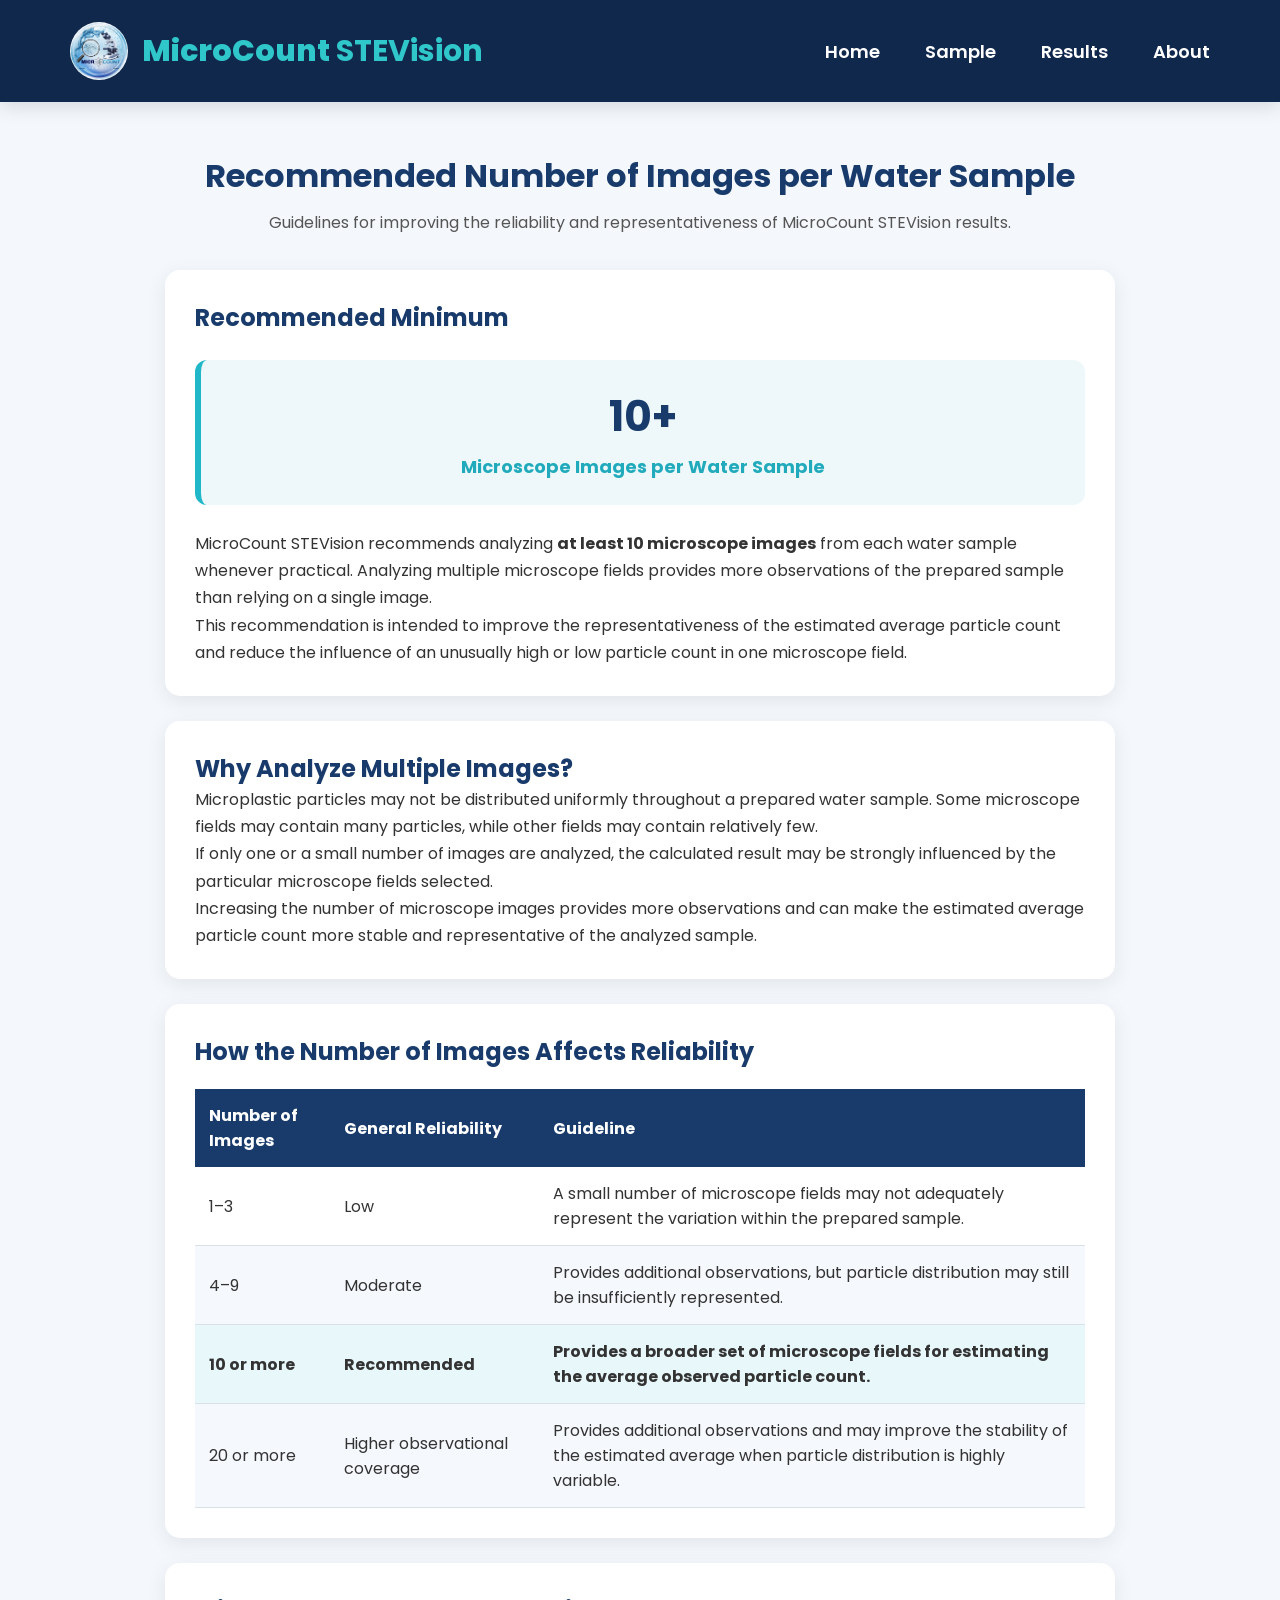
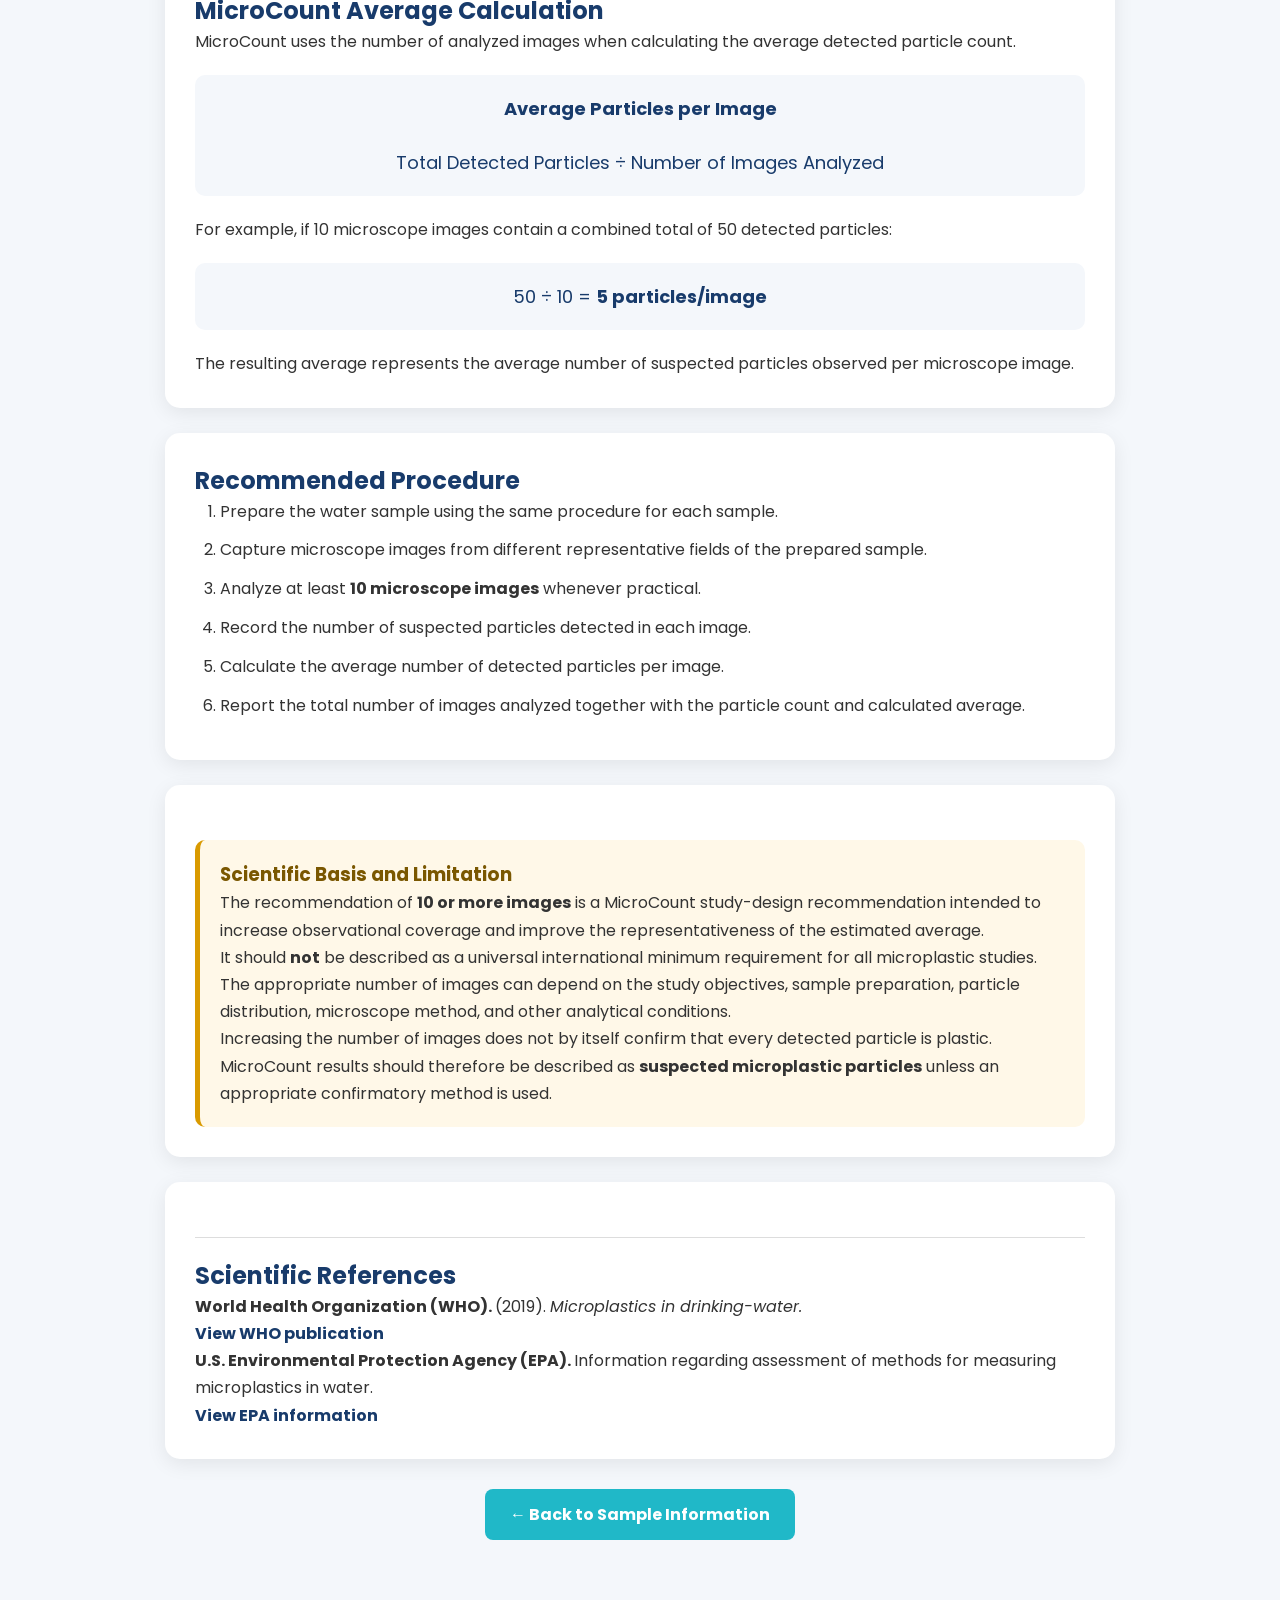
<file: image-recommendations.html>
<!DOCTYPE html>
<html lang="en">

<head>

    <meta charset="UTF-8">

    <meta
        name="viewport"
        content="width=device-width, initial-scale=1.0">

    <title>
        Recommended Number of Images | MicroCount STEVision
    </title>

    <link
        rel="icon"
        type="image/png"
        href="images/logo.png">

    <link
        rel="stylesheet"
        href="style.css">


    <style>

        /* =====================================================
           PAGE
        ===================================================== */

        .image-recommendations-page {

            max-width: 1000px;

            margin: 50px auto;

            padding: 0 25px 60px;

        }


        .image-recommendations-page h1 {

            color: #183b6b;

            text-align: center;

            margin-bottom: 10px;

        }


        .page-subtitle {

            text-align: center;

            color: #555;

            margin-bottom: 35px;

        }


        /* =====================================================
           CARDS
        ===================================================== */

        .recommendation-card {

            background: white;

            border-radius: 15px;

            padding: 30px;

            margin-bottom: 25px;

            box-shadow:
                0 5px 20px rgba(0, 0, 0, 0.08);

        }


        .recommendation-card h2 {

            color: #183b6b;

            margin-top: 0;

        }


        .recommendation-card h3 {

            color: #183b6b;

            margin-top: 25px;

        }


        .recommendation-card p {

            line-height: 1.7;

        }


        /* =====================================================
           BIG RECOMMENDATION
        ===================================================== */

        .minimum-box {

            background: #eef8fa;

            border-left: 6px solid #20b8c8;

            border-radius: 12px;

            padding: 25px;

            margin: 25px 0;

            text-align: center;

        }


        .minimum-number {

            font-size: 42px;

            font-weight: bold;

            color: #183b6b;

            margin-bottom: 5px;

        }


        .minimum-text {

            font-size: 18px;

            font-weight: bold;

            color: #20aabb;

        }


        /* =====================================================
           FORMULA
        ===================================================== */

        .formula-box {

            background: #f4f7fb;

            border-radius: 10px;

            padding: 20px;

            margin: 20px 0;

            text-align: center;

            font-size: 18px;

            color: #183b6b;

        }


        /* =====================================================
           TABLE
        ===================================================== */

        .image-reliability-table {

            width: 100%;

            border-collapse: collapse;

            margin-top: 20px;

        }


        .image-reliability-table th {

            background: #183b6b;

            color: white;

            padding: 14px;

            text-align: left;

        }


        .image-reliability-table td {

            padding: 14px;

            border-bottom: 1px solid #d8e0e8;

        }


        .image-reliability-table tr:nth-child(even) {

            background: #f5f8fc;

        }


        .image-reliability-table .recommended-row {

            background: #e8f7fa;

            font-weight: bold;

        }


        /* =====================================================
           STEPS
        ===================================================== */

        .recommendation-steps {

            padding-left: 25px;

            line-height: 1.8;

        }


        .recommendation-steps li {

            margin-bottom: 10px;

        }


        /* =====================================================
           SCIENTIFIC NOTE
        ===================================================== */

        .scientific-note {

            background: #fff8e8;

            border-left: 5px solid #d99a00;

            padding: 20px;

            border-radius: 10px;

            margin-top: 25px;

        }


        .scientific-note h3 {

            margin-top: 0;

            color: #7a5700;

        }


        /* =====================================================
           REFERENCES
        ===================================================== */

        .references {

            border-top: 1px solid #ddd;

            margin-top: 25px;

            padding-top: 20px;

        }


        .references a {

            color: #183b6b;

            font-weight: bold;

        }


        /* =====================================================
           BACK BUTTON
        ===================================================== */

        .back-button-container {

            text-align: center;

            margin-top: 30px;

        }


        .back-button {

            display: inline-block;

            padding: 13px 25px;

            background: #20b8c8;

            color: white;

            text-decoration: none;

            border-radius: 8px;

            font-weight: bold;

            transition: 0.2s ease;

        }


        .back-button:hover {

            background: #183b6b;

        }


        /* =====================================================
           MOBILE
        ===================================================== */

        @media (max-width: 700px) {

            .image-recommendations-page {

                margin-top: 30px;

                padding-left: 15px;

                padding-right: 15px;

            }


            .recommendation-card {

                padding: 20px;

            }


            .image-reliability-table {

                font-size: 13px;

            }


            .image-reliability-table th,
            .image-reliability-table td {

                padding: 9px;

            }

        }

    </style>

</head>


<body>


<!-- =====================================================
     NAVIGATION
====================================================== -->

<header>

    <nav class="navbar">


        <div class="logo">

            <img
                src="images/logo.png"
                alt="MicroCount Logo">


            <span>

                MicroCount
                <strong>STEVision</strong>

            </span>

        </div>


        <ul class="nav-links">

            <li>

                <a href="index.html">
                    Home
                </a>

            </li>


            <li>

                <a href="sample.html">
                    Sample
                </a>

            </li>


            <li>

                <a href="results.html">
                    Results
                </a>

            </li>


            <li>

                <a href="about.html">
                    About
                </a>

            </li>

        </ul>

    </nav>

</header>



<!-- =====================================================
     MAIN CONTENT
====================================================== -->

<main class="image-recommendations-page">


    <h1>
        Recommended Number of Images per Water Sample
    </h1>


    <p class="page-subtitle">

        Guidelines for improving the reliability and
        representativeness of MicroCount STEVision results.

    </p>



    <!-- =================================================
         MAIN RECOMMENDATION
    ================================================== -->

    <section class="recommendation-card">


        <h2>
            Recommended Minimum
        </h2>


        <div class="minimum-box">


            <div class="minimum-number">
                10+
            </div>


            <div class="minimum-text">
                Microscope Images per Water Sample
            </div>


        </div>


        <p>

            MicroCount STEVision recommends analyzing
            <strong>at least 10 microscope images</strong>
            from each water sample whenever practical.

            Analyzing multiple microscope fields provides
            more observations of the prepared sample than
            relying on a single image.

        </p>


        <p>

            This recommendation is intended to improve the
            representativeness of the estimated average
            particle count and reduce the influence of an
            unusually high or low particle count in one
            microscope field.

        </p>


    </section>



    <!-- =================================================
         WHY MULTIPLE IMAGES
    ================================================== -->

    <section class="recommendation-card">


        <h2>
            Why Analyze Multiple Images?
        </h2>


        <p>

            Microplastic particles may not be distributed
            uniformly throughout a prepared water sample.
            Some microscope fields may contain many
            particles, while other fields may contain
            relatively few.

        </p>


        <p>

            If only one or a small number of images are
            analyzed, the calculated result may be strongly
            influenced by the particular microscope fields
            selected.

        </p>


        <p>

            Increasing the number of microscope images
            provides more observations and can make the
            estimated average particle count more stable
            and representative of the analyzed sample.

        </p>


    </section>



    <!-- =================================================
         RELIABILITY TABLE
    ================================================== -->

    <section class="recommendation-card">


        <h2>
            How the Number of Images Affects Reliability
        </h2>


        <table class="image-reliability-table">


            <thead>

                <tr>

                    <th>
                        Number of Images
                    </th>

                    <th>
                        General Reliability
                    </th>

                    <th>
                        Guideline
                    </th>

                </tr>

            </thead>


            <tbody>


                <tr>

                    <td>
                        1–3
                    </td>

                    <td>
                        Low
                    </td>

                    <td>

                        A small number of microscope fields
                        may not adequately represent the
                        variation within the prepared sample.

                    </td>

                </tr>


                <tr>

                    <td>
                        4–9
                    </td>

                    <td>
                        Moderate
                    </td>

                    <td>

                        Provides additional observations,
                        but particle distribution may still
                        be insufficiently represented.

                    </td>

                </tr>


                <tr class="recommended-row">

                    <td>
                        10 or more
                    </td>

                    <td>
                        Recommended
                    </td>

                    <td>

                        Provides a broader set of microscope
                        fields for estimating the average
                        observed particle count.

                    </td>

                </tr>


                <tr>

                    <td>
                        20 or more
                    </td>

                    <td>
                        Higher observational coverage
                    </td>

                    <td>

                        Provides additional observations and
                        may improve the stability of the
                        estimated average when particle
                        distribution is highly variable.

                    </td>

                </tr>


            </tbody>

        </table>


    </section>



    <!-- =================================================
         FORMULA
    ================================================== -->

    <section class="recommendation-card">


        <h2>
            MicroCount Average Calculation
        </h2>


        <p>

            MicroCount uses the number of analyzed images
            when calculating the average detected particle
            count.

        </p>


        <div class="formula-box">

            <strong>
                Average Particles per Image
            </strong>

            <br><br>

            Total Detected Particles
            ÷
            Number of Images Analyzed

        </div>


        <p>

            For example, if 10 microscope images contain a
            combined total of 50 detected particles:

        </p>


        <div class="formula-box">

            50 ÷ 10 = <strong>5 particles/image</strong>

        </div>


        <p>

            The resulting average represents the average
            number of suspected particles observed per
            microscope image.

        </p>


    </section>



    <!-- =================================================
         RECOMMENDED PROCEDURE
    ================================================== -->

    <section class="recommendation-card">


        <h2>
            Recommended Procedure
        </h2>


        <ol class="recommendation-steps">


            <li>

                Prepare the water sample using the same
                procedure for each sample.

            </li>


            <li>

                Capture microscope images from different
                representative fields of the prepared
                sample.

            </li>


            <li>

                Analyze at least
                <strong>10 microscope images</strong>
                whenever practical.

            </li>


            <li>

                Record the number of suspected particles
                detected in each image.

            </li>


            <li>

                Calculate the average number of detected
                particles per image.

            </li>


            <li>

                Report the total number of images analyzed
                together with the particle count and
                calculated average.

            </li>


        </ol>


    </section>



    <!-- =================================================
         IMPORTANT SCIENTIFIC LIMITATION
    ================================================== -->

    <section class="recommendation-card">


        <div class="scientific-note">


            <h3>
                Scientific Basis and Limitation
            </h3>


            <p>

                The recommendation of
                <strong>10 or more images</strong>
                is a MicroCount study-design recommendation
                intended to increase observational coverage
                and improve the representativeness of the
                estimated average.

            </p>


            <p>

                It should <strong>not</strong> be described
                as a universal international minimum
                requirement for all microplastic studies.

                The appropriate number of images can depend
                on the study objectives, sample preparation,
                particle distribution, microscope method,
                and other analytical conditions.

            </p>


            <p>

                Increasing the number of images does not by
                itself confirm that every detected particle
                is plastic. MicroCount results should therefore
                be described as
                <strong>suspected microplastic particles</strong>
                unless an appropriate confirmatory method is
                used.

            </p>


        </div>


    </section>



    <!-- =================================================
         REFERENCES
    ================================================== -->

    <section class="recommendation-card">


        <div class="references">


            <h2>
                Scientific References
            </h2>


            <p>

                <strong>
                    World Health Organization (WHO).
                </strong>

                (2019).

                <em>
                    Microplastics in drinking-water.
                </em>

                <br>

                <a
                    href="https://www.who.int/publications/i/item/9789241516198"
                    target="_blank"
                    rel="noopener noreferrer">

                    View WHO publication

                </a>

            </p>


            <p>

                <strong>
                    U.S. Environmental Protection Agency
                    (EPA).
                </strong>

                Information regarding assessment of
                methods for measuring microplastics in water.

                <br>

                <a
                    href="https://www.epa.gov/sciencematters/assessing-methods-measuring-microplastics-water"
                    target="_blank"
                    rel="noopener noreferrer">

                    View EPA information

                </a>

            </p>


        </div>


    </section>



    <!-- =================================================
         BACK BUTTON
    ================================================== -->

    <div class="back-button-container">


        <a
            href="sample.html"
            class="back-button">

            ← Back to Sample Information

        </a>


    </div>


</main>


</body>

</html>
</file>
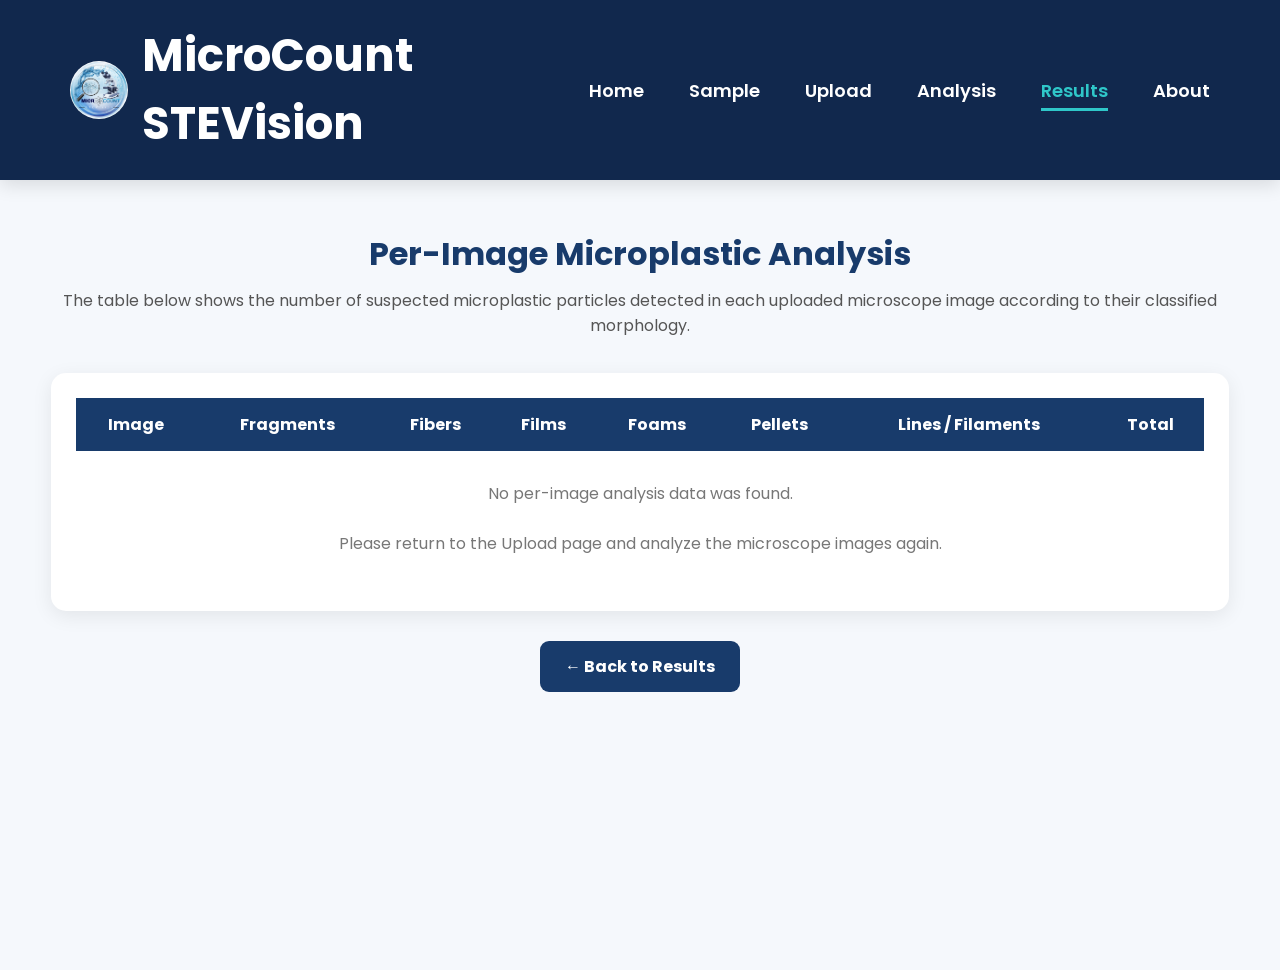
<file: per-image-results.html>
<!DOCTYPE html>
<html lang="en">

<head>

    <meta charset="UTF-8">

    <meta
        name="viewport"
        content="width=device-width, initial-scale=1.0">

    <title>
        Per-Image Results | MicroCount STEVision
    </title>

    <link
        rel="icon"
        type="image/png"
        href="images/logo.png">

    <link
        rel="stylesheet"
        href="style.css">


    <style>

        .per-image-page {

            min-height: calc(100vh - 110px);

            padding: 50px 20px;

            background: #f5f8fc;

            box-sizing: border-box;

        }


        .per-image-container {

            width: 95%;

            max-width: 1200px;

            margin: auto;

        }


        .per-image-container h1 {

            text-align: center;

            color: #183b6b;

            margin-bottom: 10px;

        }


        .page-description {

            text-align: center;

            color: #555;

            margin-bottom: 35px;

        }


        .table-card {

            background: white;

            padding: 25px;

            border-radius: 15px;

            box-shadow:
                0 5px 20px
                rgba(0,0,0,0.08);

            overflow-x: auto;

        }


        .per-image-table {

            width: 100%;

            border-collapse: collapse;

            text-align: center;

        }


        .per-image-table th {

            background: #183b6b;

            color: white;

            padding: 14px 10px;

        }


        .per-image-table td {

            padding: 13px 10px;

            border-bottom:
                1px solid #ddd;

        }


        .per-image-table tr:nth-child(even) {

            background: #f5f8fc;

        }


        .per-image-table tr:hover {

            background: #eef5fb;

        }


        .total-row {

            font-weight: bold;

            background: #e8f3f8 !important;

        }


        .no-data {

            text-align: center;

            padding: 30px;

            color: #777;

        }


        .back-button {

            display: block;

            width: fit-content;

            margin: 30px auto 0;

            padding: 13px 25px;

            background: #183b6b;

            color: white;

            text-decoration: none;

            border-radius: 9px;

            font-weight: bold;

        }


        .back-button:hover {

            opacity: 0.9;

        }

    </style>

</head>


<body>


<header>

    <nav class="navbar">

        <div class="logo">

            <img
                src="images/logo.png"
                alt="MicroCount Logo">

            <h2>
                MicroCount STEVision
            </h2>

        </div>


        <ul class="nav-links">

            <li>
                <a href="index.html">
                    Home
                </a>
            </li>

            <li>
                <a href="sample.html">
                    Sample
                </a>
            </li>

            <li>
                <a href="upload.html">
                    Upload
                </a>
            </li>

            <li>
                <a href="analysis.html">
                    Analysis
                </a>
            </li>

            <li>
                <a
                    href="results.html"
                    class="active">

                    Results

                </a>
            </li>

            <li>
                <a href="about.html">
                    About
                </a>
            </li>

        </ul>

    </nav>

</header>


<main class="per-image-page">


    <div class="per-image-container">


        <h1>
            Per-Image Microplastic Analysis
        </h1>


        <p class="page-description">

            The table below shows the number of suspected
            microplastic particles detected in each uploaded
            microscope image according to their classified morphology.

        </p>


        <div class="table-card">


            <table
                class="per-image-table">


                <thead>

                    <tr>

                        <th>
                            Image
                        </th>

                        <th>
                            Fragments
                        </th>

                        <th>
                            Fibers
                        </th>

                        <th>
                            Films
                        </th>

                        <th>
                            Foams
                        </th>

                        <th>
                            Pellets
                        </th>

                        <th>
                            Lines / Filaments
                        </th>

                        <th>
                            Total
                        </th>

                    </tr>

                </thead>


                <tbody
                    id="perImageTableBody">

                </tbody>


            </table>


            <div
                id="noData"
                class="no-data"
                style="display:none;">

                No per-image analysis data was found.

                <br><br>

                Please return to the Upload page
                and analyze the microscope images again.

            </div>


        </div>


        <a
            href="results.html"
            class="back-button">

            ← Back to Results

        </a>


    </div>


</main>


<script>


// =====================================================
// GET SAVED PER-IMAGE DATA
// =====================================================


const storedData =
    localStorage.getItem(
        "perImageResults"
    );


const tableBody =
    document.getElementById(
        "perImageTableBody"
    );


const noData =
    document.getElementById(
        "noData"
    );



// =====================================================
// CHECK DATA
// =====================================================


if (
    !storedData
) {

    noData.style.display =
        "block";

    tableBody.style.display =
        "none";

}
else {


    let data;


    try {

        data =
            JSON.parse(
                storedData
            );

    }
    catch (error) {

        console.error(
            "Could not read per-image results:",
            error
        );

        noData.style.display =
            "block";

        tableBody.style.display =
            "none";

    }



    if (
        Array.isArray(data) &&
        data.length > 0
    ) {


        let totalFragments = 0;

        let totalFibers = 0;

        let totalFilms = 0;

        let totalFoams = 0;

        let totalPellets = 0;

        let totalLines = 0;

        let totalParticles = 0;



        // =================================================
        // CREATE ROWS
        // =================================================


        data.forEach(
            result => {


                const fragments =
                    Number(
                        result.fragments
                    ) || 0;


                const fibers =
                    Number(
                        result.fibers
                    ) || 0;


                const films =
                    Number(
                        result.films
                    ) || 0;


                const foams =
                    Number(
                        result.foams
                    ) || 0;


                const pellets =
                    Number(
                        result.pellets
                    ) || 0;


                const lines =
                    Number(
                        result.lines
                    ) || 0;


                const total =
                    fragments +
                    fibers +
                    films +
                    foams +
                    pellets +
                    lines;



                totalFragments +=
                    fragments;


                totalFibers +=
                    fibers;


                totalFilms +=
                    films;


                totalFoams +=
                    foams;


                totalPellets +=
                    pellets;


                totalLines +=
                    lines;


                totalParticles +=
                    total;



                const row =
                    document.createElement(
                        "tr"
                    );


                row.innerHTML = `

                    <td>
                        Image ${result.imageNumber}
                    </td>

                    <td>
                        ${fragments}
                    </td>

                    <td>
                        ${fibers}
                    </td>

                    <td>
                        ${films}
                    </td>

                    <td>
                        ${foams}
                    </td>

                    <td>
                        ${pellets}
                    </td>

                    <td>
                        ${lines}
                    </td>

                    <td>
                        <strong>
                            ${total}
                        </strong>
                    </td>

                `;


                tableBody.appendChild(
                    row
                );

            }
        );



        // =================================================
        // TOTAL ROW
        // =================================================


        const totalRow =
            document.createElement(
                "tr"
            );


        totalRow.className =
            "total-row";


        totalRow.innerHTML = `

            <td>
                TOTAL
            </td>

            <td>
                ${totalFragments}
            </td>

            <td>
                ${totalFibers}
            </td>

            <td>
                ${totalFilms}
            </td>

            <td>
                ${totalFoams}
            </td>

            <td>
                ${totalPellets}
            </td>

            <td>
                ${totalLines}
            </td>

            <td>
                ${totalParticles}
            </td>

        `;


        tableBody.appendChild(
            totalRow
        );


    }
    else {


        noData.style.display =
            "block";

        tableBody.style.display =
            "none";

    }

}


</script>


</body>

</html>
</file>
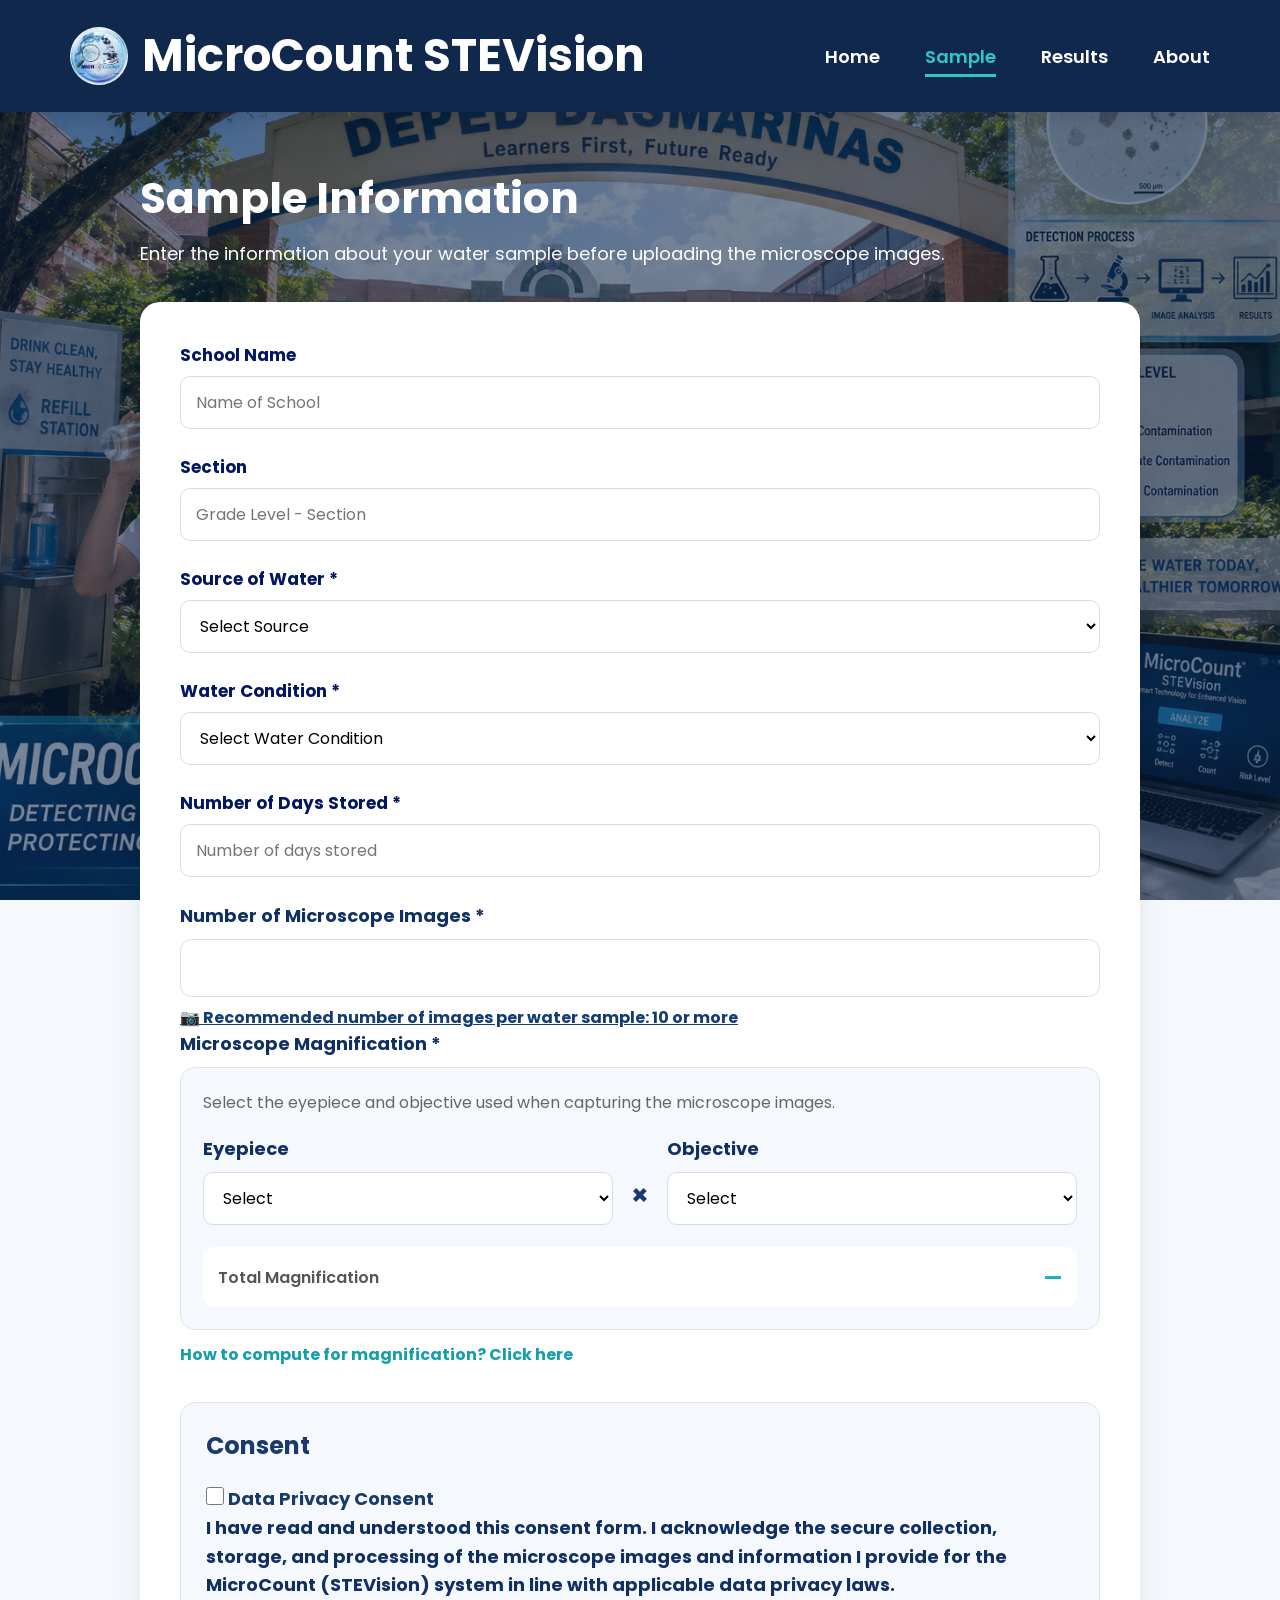
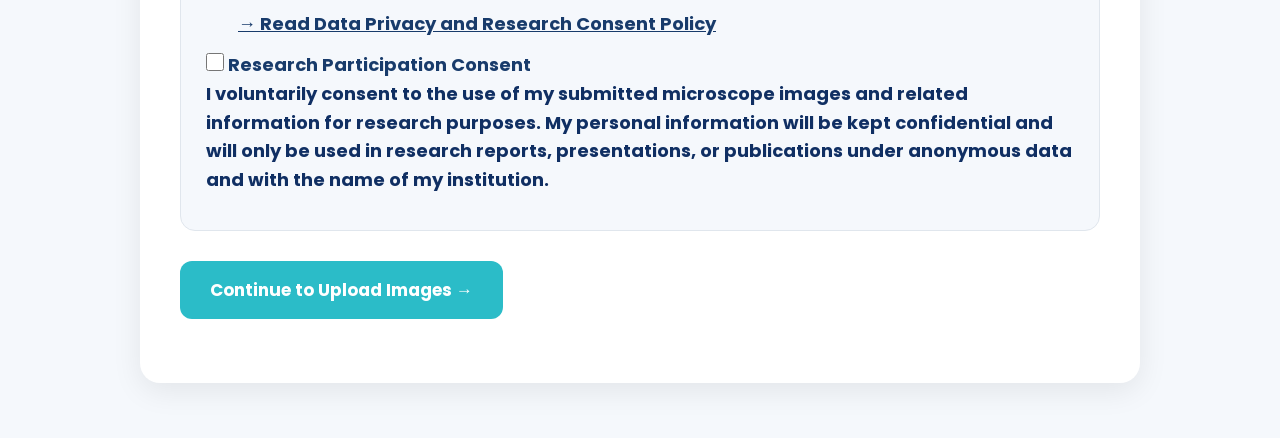
<file: sample.html>
<!DOCTYPE html>
<html lang="en">

<head>
    <meta charset="UTF-8">
    <meta name="viewport" content="width=device-width, initial-scale=1.0">

    <title>Sample Information | MicroCount STEVision</title>

    <link rel="stylesheet" href="style.css">
</head>

<body>

<header>
    <nav class="navbar">

        <div class="logo">
            <img src="images/logo.png" alt="MicroCount Logo">
            <h2>MicroCount STEVision</h2>
        </div>

        <ul class="nav-links">

            <li>
                <a href="index.html">Home</a>
            </li>

            <li>
                <a href="sample.html" class="active">Sample</a>
            </li>

            <li>
                <a href="results.html">Results</a>
            </li>

            <li>
                <a href="about.html">About</a>
            </li>

        </ul>

    </nav>
</header>


<section class="sample-page">

    <div class="sample-left">

        <h1>Sample Information</h1>

        <p>
            Enter the information about your water sample before
            uploading the microscope images.
        </p>


        <form id="sampleForm">


            <!-- ============================= -->
            <!-- SCHOOL NAME -->
            <!-- ============================= -->

            <div class="field-group">

                <label for="schoolName">
                    School Name
                </label>

                <input
                    type="text"
                    id="schoolName"
                    name="schoolName"
                    placeholder="Name of School"
                >

            </div>


            <!-- ============================= -->
            <!-- SECTION -->
            <!-- ============================= -->

            <div class="field-group">

                <label for="section">
                    Section
                </label>

                <input
                    type="text"
                    id="section"
                    name="section"
                    placeholder="Grade Level - Section"
                >

            </div>


            <!-- ============================= -->
            <!-- SOURCE OF WATER -->
            <!-- ============================= -->

            <div class="field-group">

                <label for="source">
                    Source of Water <span>*</span>
                </label>

                <select
                    id="source"
                    name="source"
                    required
                >

                    <option value="">
                        Select Source
                    </option>

                    <option value="Water Refilling Station">
                        Water Refilling Station
                    </option>

                    <option value="Water Fountain">
                        Water Fountain
                    </option>

                    <option value="Tap Water">
                        Tap Water
                    </option>

                    <option value="Mineral Water">
                        Mineral Water
                    </option>

                    <option value="Other">
                        Other
                    </option>

                </select>

            </div>


            <!-- OTHER WATER SOURCE -->

            <div
                class="field-group"
                id="otherSourceGroup"
                style="display:none;"
            >

                <label for="otherSource">
                    Specify Water Source <span>*</span>
                </label>

                <input
                    type="text"
                    id="otherSource"
                    name="otherSource"
                    placeholder="Please specify"
                >

            </div>


            <!-- ============================= -->
            <!-- WATER CONDITION -->
            <!-- ============================= -->

            <div class="field-group">

                <label for="waterCondition">
                    Water Condition <span>*</span>
                </label>

                <select
                    id="waterCondition"
                    name="waterCondition"
                    required
                >

                    <option value="">
                        Select Water Condition
                    </option>

                    <option value="Direct Sunlight">
                        Exposed to Direct Sunlight
                    </option>

                    <option value="Room Temperature">
                        Away from Direct Sunlight
                    </option>

                    <option value="Air-Conditioned Room">
                        Stored in an Air-Conditioned Room
                    </option>

                </select>

            </div>


            <!-- ============================= -->
            <!-- DAYS STORED -->
            <!-- ============================= -->

            <div class="field-group">

                <label for="daysStored">
                    Number of Days Stored <span>*</span>
                </label>

                <input
                    type="number"
                    id="daysStored"
                    name="daysStored"
                    placeholder="Number of days stored"
                    min="0"
                    step="1"
                    inputmode="numeric"
                    required
                >

            </div>


            <!-- ============================= -->
            <!-- NUMBER OF IMAGES -->
            <!-- ============================= -->
<!-- NUMBER OF MICROSCOPE IMAGES -->

<div class="form-group">

    <label for="numImages">
        Number of Microscope Images *
    </label>

    <input
        type="number"
        id="numImages"
        name="numImages"
        min="10"
        max="20"
        value="10"
        required
    >

<a href="#" id="imageRecommendationLink" class="info-link">
    📷 Recommended number of images per water sample: 10 or more
</a>

<div id="imageRecommendation" class="image-recommendation" style="display: none;">

    <h3>Recommended Number of Images per Water Sample</h3>

    <p>
        A minimum of <strong>10 microscope images per water sample</strong>
        is recommended to improve the reliability and representativeness
        of microplastic detection and quantification.
    </p>

    <p>
        Analyzing more images provides a larger area of the sample for
        examination and reduces the influence of unusually particle-rich
        or particle-poor microscope fields.
    </p>

    <p>
        Using fewer images may produce less representative results and
        greater variation between measurements.
    </p>

    <p>
        For MicroCount STEVision, users should analyze
        <strong>10 or more images per water sample</strong> whenever
        possible. The system allows up to 20 images per sample.
    </p>

</div>

            <!-- ============================= -->
            <!-- MAGNIFICATION -->
            <!-- ============================= -->

            <div class="field-group">

                <label>
                    Microscope Magnification <span>*</span>
                </label>

                <div class="magnification-box">

                    <p class="magnification-instruction">
                        Select the eyepiece and objective used
                        when capturing the microscope images.
                    </p>


                    <div class="magnification-selects">


                        <!-- EYEPIECE -->

                        <div>

                            <label for="eyepiece">
                                Eyepiece
                            </label>

                            <select
                                id="eyepiece"
                                name="eyepiece"
                                required
                            >

                                <option value="">
                                    Select
                                </option>

                                <option value="5">
                                    5x
                                </option>

                                <option value="10">
                                    10x
                                </option>

                                <option value="15">
                                    15x
                                </option>

                                <option value="20">
                                    20x
                                </option>

                            </select>

                        </div>


                        <div class="multiply-sign">
                            ×
                        </div>


                        <!-- OBJECTIVE -->

                        <div>

                            <label for="objective">
                                Objective
                            </label>

                            <select
                                id="objective"
                                name="objective"
                                required
                            >

                                <option value="">
                                    Select
                                </option>

                                <option value="4">
                                    4x
                                </option>

                                <option value="10">
                                    10x
                                </option>

                                <option value="40">
                                    40x
                                </option>

                                <option value="100">
                                    100x
                                </option>

                            </select>

                        </div>

                    </div>


                    <!-- TOTAL -->

                    <div class="total-magnification">

                        <span>
                            Total Magnification
                        </span>

                        <strong id="totalMagnification">
                            —
                        </strong>

                    </div>

                </div>


                <!-- MAGNIFICATION HELP -->

<a
    href="https://moticmicroscopes.com/blogs/articles/microscopy-101-understanding-magnification-resolution-and-lenses"
    id="magnificationHelp"
    target="_blank"
    rel="noopener noreferrer"
    class="magnification-help-link"
>
    How to compute for magnification? Click here
</a>

            </div>


            <!-- ============================= -->
            <!-- CONSENT -->
            <!-- ============================= -->

            <div class="consent-section">

                <h2>
                    Consent
                </h2>


                <!-- REQUIRED -->

                <label class="consent-item">

                    <input
                        type="checkbox"
                        id="dataPrivacyConsent"
                        name="dataPrivacyConsent"
                        required
                    >

                    <span>

                        <strong>
                            Data Privacy Consent
                        </strong>

                        <br>

                        I have read and understood this consent form.
                        I acknowledge the secure collection, storage,
                        and processing of the microscope images and
                        information I provide for the MicroCount
                        (STEVision) system in line with applicable
                        data privacy laws.
                        <a


    href="data-privacy.html"
    target="_blank"
    rel="noopener noreferrer"
    style="
        display: inline-block;
        margin-top: 10px;
        margin-left: 32px;
        color: #183b6b;
        font-weight: bold;
        text-decoration: underline;
        cursor: pointer;
    "
>
    → Read Data Privacy and Research Consent Policy
</a>

                    </span>

                </label>
                <a
 


                <!-- OPTIONAL -->

                <label class="consent-item">

                    <input
                        type="checkbox"
                        id="researchParticipationConsent"
                        name="researchParticipationConsent"
                    >

                    <span>

                        <strong>
                            Research Participation Consent
                        </strong>

                        <br>

                        I voluntarily consent to the use of my submitted
                        microscope images and related information for
                        research purposes. My personal information will
                        be kept confidential and will only be used in
                        research reports, presentations, or publications
                        under anonymous data and with the name of my
                        institution.

                    </span>

                </label>

            </div>


            <!-- ============================= -->
            <!-- CONTINUE -->
            <!-- ============================= -->

            <button
                type="submit"
                id="continueBtn"
            >
                Continue to Upload Images →
            </button>

        </form>

    </div>

</section>


<script src="sample.js"></script>

</body>
</html>
</file>
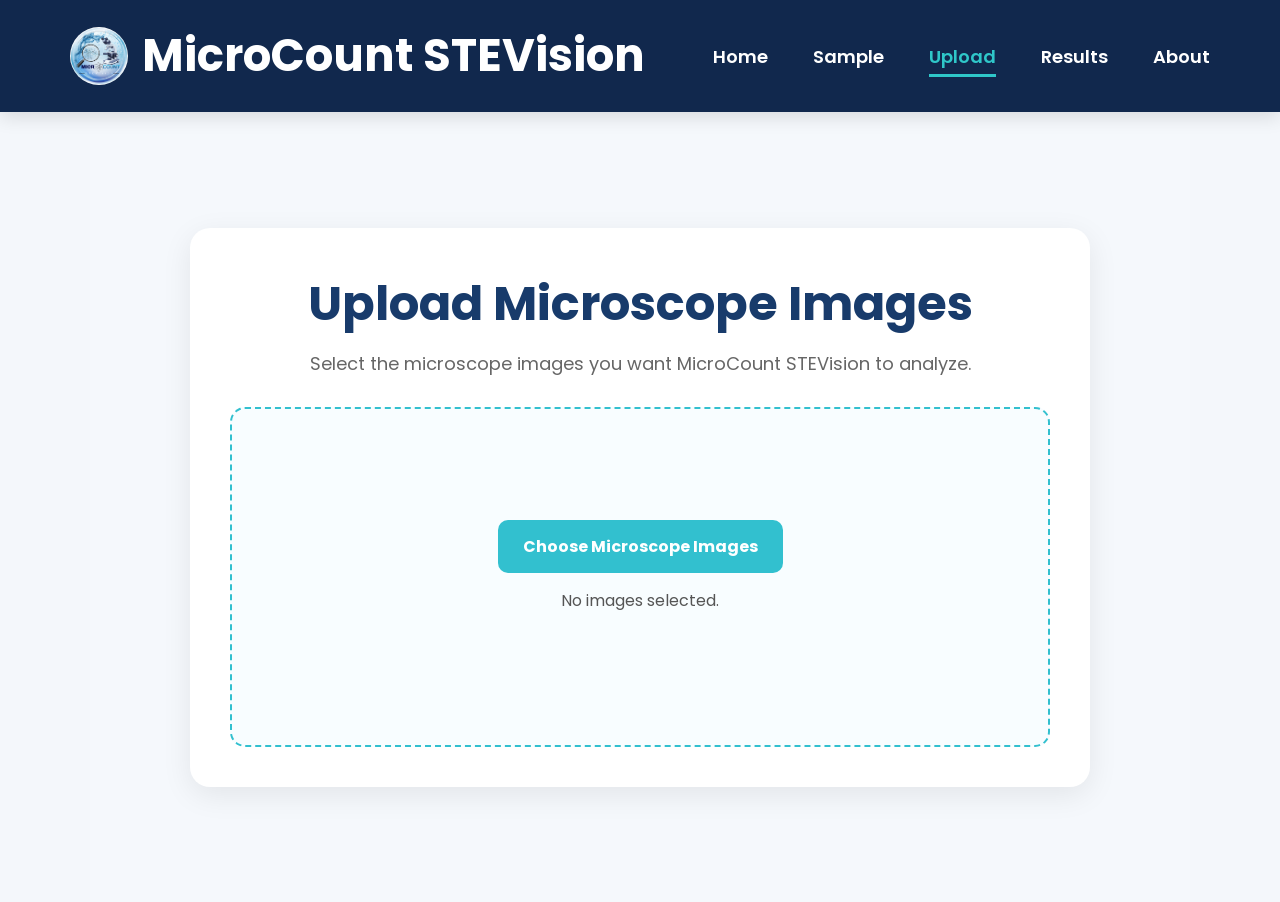
<file: upload.html>
<!DOCTYPE html>
<html lang="en">

<head>

    <meta charset="UTF-8">

    <meta
        name="viewport"
        content="width=device-width, initial-scale=1.0">

    <title>Upload | MicroCount STEVision</title>

    <link
        rel="stylesheet"
        href="style.css">

    <style>

        .upload-page {

            min-height: calc(100vh - 110px);

            display: flex;

            justify-content: center;

            align-items: center;

            padding: 40px 20px;

            background: #f5f8fc;

        }


        .upload-container {

            width: 90%;

            max-width: 900px;

            background: white;

            padding: 40px;

            border-radius: 20px;

            box-shadow: 0 8px 30px rgba(0,0,0,0.08);

            text-align: center;

        }


        .upload-container h1 {

            color: #183b6b;

            margin-bottom: 10px;

        }


        .upload-container p {

            color: #666;

        }


        .upload-box {

            margin-top: 30px;

            padding: 40px;

            border: 2px dashed #32c0cf;

            border-radius: 15px;

            background: #f8fdff;

        }


        #imageInput {

            display: none;

        }


        .choose-button {

            display: inline-block;

            padding: 14px 25px;

            background: #32c0cf;

            color: white;

            border-radius: 10px;

            cursor: pointer;

            font-weight: bold;

        }


        .choose-button:hover {

            opacity: 0.9;

        }


        #fileList {

            margin-top: 20px;

            text-align: left;

        }


        .file-item {

            background: #f3f6f9;

            padding: 10px 15px;

            margin-bottom: 8px;

            border-radius: 8px;

        }


        #startAnalysis {

            margin-top: 25px;

            padding: 14px 30px;

            border: none;

            border-radius: 10px;

            background: #183b6b;

            color: white;

            font-size: 16px;

            font-weight: bold;

            cursor: pointer;

            display: none;

        }


        #startAnalysis:hover {

            opacity: 0.9;

        }


        #uploadStatus {

            margin-top: 15px;

            color: #555;

        }

    </style>

</head>


<body>


<header>

    <nav class="navbar">

        <div class="logo">

            <img
                src="images/logo.png"
                alt="MicroCount Logo">

            <h2>
                MicroCount STEVision
            </h2>

        </div>


        <ul class="nav-links">

            <li>
                <a href="index.html">
                    Home
                </a>
            </li>

            <li>
                <a href="sample.html">
                    Sample
                </a>
            </li>

            <li>
                <a href="upload.html"
                   class="active">
                    Upload
                </a>
            </li>

            <li>
                <a href="results.html">
                    Results
                </a>
            </li>

            <li>
                <a href="about.html">
                    About
                </a>
            </li>

        </ul>

    </nav>

</header>


<main class="upload-page">


    <div class="upload-container">


        <h1>
            Upload Microscope Images
        </h1>


        <p>
            Select the microscope images you want MicroCount STEVision to analyze.
        </p>


        <div class="upload-box">


            <label
                for="imageInput"
                class="choose-button">

                Choose Microscope Images

            </label>


            <input
                type="file"
                id="imageInput"
                accept="image/*"
                multiple>


            <div id="uploadStatus">
                No images selected.
            </div>


            <div id="fileList">
            </div>


            <button
                id="startAnalysis">

                Start Analysis

            </button>


        </div>


    </div>

</main>


<script>


const imageInput =
    document.getElementById("imageInput");


const fileList =
    document.getElementById("fileList");


const uploadStatus =
    document.getElementById("uploadStatus");


const startAnalysis =
    document.getElementById("startAnalysis");



/*
    Convert an image File into a Base64 data URL.

    This is important because File objects themselves
    cannot be reliably stored in localStorage.
*/

function fileToDataURL(file) {

    return new Promise(
        (resolve, reject) => {

            const reader =
                new FileReader();


            reader.onload =
                () => resolve(reader.result);


            reader.onerror =
                () => reject(
                    new Error(
                        "Could not read image file."
                    )
                );


            reader.readAsDataURL(file);

        }
    );

}



imageInput.addEventListener(
    "change",
    async function () {


        const files =
            Array.from(
                imageInput.files
            );


        fileList.innerHTML = "";


        if (files.length === 0) {

            uploadStatus.textContent =
                "No images selected.";

            startAnalysis.style.display =
                "none";

            return;

        }


        uploadStatus.textContent =
            `Reading ${files.length} microscope image(s)...`;


        try {


            const imageData = [];


            for (
                let i = 0;
                i < files.length;
                i++
            ) {


                const file =
                    files[i];


                if (
                    !file.type.startsWith("image/")
                ) {

                    continue;

                }


                const dataURL =
                    await fileToDataURL(
                        file
                    );


                imageData.push(
                    dataURL
                );


                const item =
                    document.createElement(
                        "div"
                    );


                item.className =
                    "file-item";


                item.textContent =
                    `${i + 1}. ${file.name}`;


                fileList.appendChild(
                    item
                );

            }


            if (
                imageData.length === 0
            ) {

                throw new Error(
                    "No valid image files were selected."
                );

            }


            /*
                Store the actual image data.
            */

            localStorage.setItem(
                "uploadedImages",
                JSON.stringify(
                    imageData
                )
            );


            localStorage.setItem(
                "numImages",
                imageData.length
            );


            uploadStatus.textContent =
                `${imageData.length} microscope image(s) ready for analysis.`;


            startAnalysis.style.display =
                "inline-block";


        }
        catch (error) {


            console.error(error);


            uploadStatus.textContent =
                "There was a problem reading the images.";


            startAnalysis.style.display =
                "none";

        }

    }
);



startAnalysis.addEventListener(
    "click",
    function () {

        window.location.href =
            "analysis.html";

    }
);


</script>


</body>

</html>
</file>
<file: style.css>
/* ======================================================
   MICROCOUNT STEVISION
   STYLE.CSS
   PART 1 - GLOBAL + NAVIGATION + HOME
====================================================== */

/* Google Font */
@import url('https://fonts.googleapis.com/css2?family=Poppins:wght@300;400;500;600;700;800&display=swap');

/* Reset */

*{
    margin:0;
    padding:0;
    box-sizing:border-box;
    font-family:'Poppins',sans-serif;
}

html{
    scroll-behavior:smooth;
}

body{
    background:#f4f7fb;
    color:#333;
}

/* Links */

a{
    text-decoration:none;
}

/* ==========================================
            NAVIGATION
========================================== */

header{
    width:100%;
    background:#11284d;
    position:sticky;
    top:0;
    z-index:1000;
    box-shadow:0 5px 18px rgba(0,0,0,.12);
}

nav{

    max-width:1400px;

    margin:auto;

    display:flex;

    justify-content:space-between;

    align-items:center;

    padding:22px 70px;

}

/* =========================
        LOGO
========================= */

.logo{
    display:flex;
    align-items:center;
    gap:14px;
    color:white;
    font-size:30px;
    font-weight:800;
}

.logo img{
    width:58px;
    height:58px;
    border-radius:50%;
    object-fit:cover;
}

.logo-text{
    display:flex;
    align-items:baseline;
    gap:8px;
}

.logo span{
    color:#2fc7c9;
}

nav ul{

    display:flex;

    list-style:none;

    gap:45px;

}

nav ul li a{

    color:white;

    font-size:18px;

    font-weight:600;

    transition:.3s;

    padding-bottom:5px;

}

nav ul li a:hover{

    color:#2fc7c9;

}

.active{

    color:#2fc7c9 !important;

    border-bottom:3px solid #2fc7c9;

}

/* ==========================================
                BUTTONS
========================================== */

button{

    padding:18px 40px;

    border:none;

    border-radius:12px;

    font-size:20px;

    font-weight:600;

    cursor:pointer;

    transition:.3s;

}

button:hover{

    transform:translateY(-4px);

}

button:first-of-type{

    background:#2fc7c9;

    color:white;

}

.secondary{

    background:white;

    color:#11284d;

    border:2px solid #11284d;

    margin-left:15px;

}

/* ==========================================
                HOME PAGE
========================================== */

.hero{

    max-width:1400px;

    margin:auto;

    min-height:90vh;

    display:flex;

    justify-content:space-between;

    align-items:center;

    padding:80px 70px;

}

.left{

    width:55%;

}

.left h1{

    font-size:72px;

    color:#11284d;

    font-weight:800;

    margin-bottom:20px;

    line-height:1.1;

}

.left h2{

    font-size:32px;

    color:#222;

    margin-bottom:25px;

    font-weight:600;

}

.left p{
    font-size:22px;
    color:#666;
    line-height:1.9;
    margin-bottom:45px;
}

.right{
    width:50%;
    display:flex;
    justify-content:center;
    align-items:center;

    margin-left:40px;   /* moves image slightly to the right */
}

.right img{
    width:700px;
    max-width:none;
    height:auto;
    border-radius:25px;
    box-shadow:0 12px 30px rgba(0,0,0,.15);
}

/* ==========================================
            SECTION TITLES
========================================== */

.page-title{

    text-align:center;

    margin:60px auto;

}

.page-title h1{

    font-size:60px;

    color:#11284d;

    font-weight:800;

}

.page-title p{

    font-size:24px;

    color:#666;

    margin-top:20px;

    line-height:1.8;

}

/* ==========================================
            CARDS
========================================== */

.card{

    background:white;

    border-radius:20px;

    box-shadow:0 10px 25px rgba(0,0,0,.08);

    padding:40px;

}

.card:hover{

    transform:translateY(-6px);

    transition:.3s;

}
.card:hover{
    transform:translateY(-6px);
    transition:.3s;
}

.results-page{
    max-width:1200px;
    margin:70px auto;
    padding:0 30px;
}

.result-card{
    background:white;
    border-radius:20px;
    padding:40px;
    margin-bottom:30px;
    box-shadow:0 10px 30px rgba(0,0,0,.08);
}

.result-card h2{
    color:#11284d;
    font-size:34px;
    margin-bottom:25px;
}

.result-grid{
    display:grid;
    grid-template-columns:repeat(auto-fit,minmax(250px,1fr));
    gap:25px;
}

.stat-box{
    background:#f7fbfc;
    border-left:6px solid #2fc7c9;
    border-radius:12px;
    padding:25px;
}

.stat-box h3{
    font-size:18px;
    color:#666;
}

.stat-box span{
    display:block;
    margin-top:10px;
    font-size:34px;
    font-weight:700;
    color:#11284d;
}
/* ==========================================
            FOOTER
========================================== */

footer{
    background:#11284d;
    color:white;
    text-align:center;
    padding:35px;
    margin-top:80px;
}

footer p{
    font-size:17px;
}
/* ==========================================
            RESPONSIVE
========================================== */

@media(max-width:1000px){

nav{
    flex-direction:column;
    gap:20px;
    padding:20px;
}

nav ul{
    flex-wrap:wrap;
    justify-content:center;
}

.hero{
    flex-direction:column-reverse;
    text-align:center;
    padding:50px 25px;
}

.left,
.right{
    width:100%;
}

.right img{
    width:90%;
    max-width:500px;
}

.left h1{
    font-size:52px;
}

.left h2{
    font-size:26px;
}

.left p{
    font-size:18px;
}

.page-title h1{
    font-size:46px;
}

button{
    margin-top:15px;
}
}

/* =====================================================
   UPLOAD PAGE
===================================================== */

.upload-page {
    max-width: 1100px;
    margin: 0 auto;
    padding: 70px 20px;
    min-height: 100vh;
    background: #f5f8fc;
}

.upload-container {
    max-width: 1100px;
    margin: 0 auto;
}

.upload-container h1 {
    font-size: 48px;
    color: #16325c;
    margin-bottom: 15px;
}

.upload-container > p,
.upload-subtitle {
    color: #666;
    font-size: 18px;
    margin-bottom: 30px;
}

.upload-box {
    width: 100%;
    min-height: 340px;
    border: 3px dashed #d9d9d9;
    border-radius: 18px;
    background: #fff;
    display: flex;
    flex-direction: column;
    justify-content: center;
    align-items: center;
    text-align: center;
    transition: .3s;
}

.upload-box:hover {
    border-color: #36c5cf;
}

.upload-icon {
    font-size: 70px;
    color: #777;
    margin-bottom: 20px;
}

.upload-box h2 {
    font-size: 34px;
    color: #1d2f5f;
    margin-bottom: 12px;
}

.upload-box p {
    color: #777;
    font-size: 18px;
    margin-bottom: 30px;
}

.browse-btn {
    display: inline-block;
    margin-top: 20px;
    background: #36c5cf;
    color: #fff;
    padding: 14px 35px;
    border: none;
    border-radius: 10px;
    cursor: pointer;
    font-size: 18px;
    font-weight: 600;
    transition: .3s;
}

.browse-btn:hover {
    background: #14aeb8;
}

.preview-container,
#previewContainer {
    display: grid;
    grid-template-columns: repeat(auto-fill, minmax(180px, 1fr));
    gap: 20px;
    margin-top: 35px;
}

.preview-card {
    background: white;
    border-radius: 12px;
    overflow: hidden;
    box-shadow: 0 5px 20px rgba(0,0,0,.10);
}

.preview-card img {
    width: 100%;
    height: 160px;
    object-fit: cover;
}

.preview-card p {
    padding: 12px;
    text-align: center;
    font-weight: 600;
}

.analyze-btn {
    display: none;
    margin: 35px auto 0;
    background: #16325c;
    color: white;
    border: none;
    padding: 18px 40px;
    border-radius: 10px;
    font-size: 18px;
    cursor: pointer;
}

.dragover {
    background: #e8fcff;
    border: 3px dashed #2fc7c9 !important;
    box-shadow: 0 0 25px rgba(47,199,201,.35);
    transform: scale(1.02);
    transition: all .25s ease;
}

.upload-next-container {
    display: flex;
    justify-content: center;
    margin: 40px 0 60px;
}

#nextBtn {
    background: #35c1cf;
    color: white;
    border: none;
    padding: 16px 35px;
    border-radius: 10px;
    font-size: 18px;
    font-weight: bold;
    cursor: pointer;
}

#nextBtn:hover {
    background: #25aebb;
}

/* =====================================================
   ANALYSIS PAGE
   Uses style.css only — no separate analysis.css needed.
===================================================== */

.analysis-page {
    min-height: calc(100vh - 110px);
    display: flex;
    justify-content: center;
    align-items: center;
    padding: 40px 20px;
}

.loading-container {
    width: 80%;
    max-width: 900px;
    text-align: center;
}

.loading-container h2 {
    margin-bottom: 35px;
    color: #183b6b;
    font-size: 28px;
    font-weight: 700;
}

.progress-bar {
    width: 100%;
    height: 20px;
    background: #e9e9e9;
    border-radius: 20px;
    overflow: hidden;
}

.progress-fill {
    width: 0%;
    height: 100%;
    border-radius: 20px;
    background: #32c0cf;
    transition: width .05s linear;
}

/* =====================================================
   MICROCOUNT STEVISION
   RESULTS PAGE DESIGN
===================================================== */


/* =========================
   RESULTS PAGE
========================= */

.results-section {

    width: 100%;
    max-width: 1250px;

    margin: 0 auto;

    padding: 70px 30px 100px;

}


/* =========================================
   MICROPLASTIC RESULTS TABLE
========================================= */

.microplastic-table {
    width: 100%;
    border-collapse: collapse !important;
    border: 2px solid #cbd7e3 !important;
    border-radius: 15px;
    overflow: hidden;
    background: white;
}

/* HEADER */

.microplastic-table thead {
    background: #17325c;
}

.microplastic-table th {
    color: white;
    text-align: left;

    padding: 20px 25px;

    font-size: 17px;
    font-weight: 600;

    border: 1px solid #10294d !important;
}


/* BODY CELLS */

.microplastic-table td {
    padding: 23px 25px;

    font-size: 17px;

    color: #333;

    border: 1px solid #cbd7e3 !important;
}


/* FIRST COLUMN */

.microplastic-table td:first-child {
    font-weight: 600;
    color: #17325c;
}


/* ALTERNATING ROWS */

.microplastic-table tbody tr:nth-child(even) {
    background: #f5f9fc;
}

.microplastic-table tbody tr:nth-child(odd) {
    background: #ffffff;
}


/* HOVER */

.microplastic-table tbody tr:hover {
    background: #e9faff;
}


/* EXTRA ROW HEIGHT */

.microplastic-table tbody tr {
    height: 70px;
}


/* MAKE SURE EVERY CELL HAS A BORDER */

.microplastic-table th,
.microplastic-table td {
    border-top: 1px solid #cbd7e3 !important;
    border-bottom: 1px solid #cbd7e3 !important;
    border-left: 1px solid #cbd7e3 !important;
    border-right: 1px solid #cbd7e3 !important;
}


/* HEADER BORDERS */

.microplastic-table thead th {
    border-color: #10294d !important;
}


/* MOBILE */

@media (max-width: 768px) {

    .microplastic-table th,
    .microplastic-table td {
        padding: 16px 12px;
        font-size: 14px;
    }

    .microplastic-table tbody tr {
        height: 60px;
    }

}

/* =========================
   RECOMMENDATIONS FLOATING CARD
========================= */

.recommendations-wrapper {

    position: relative;

    background: rgba(255, 255, 255, 0.96);

    border-radius: 28px;

    padding: 45px 50px;

    box-shadow:
        0 18px 45px rgba(20, 50, 90, 0.12);

    overflow: hidden;

}


/* Decorative floating shape */

.recommendations-wrapper::before {

    content: "";

    position: absolute;

    width: 280px;

    height: 280px;

    border-radius: 50%;

    background: rgba(53, 195, 207, 0.08);

    right: -100px;

    top: -110px;

    z-index: 0;

}


/* Another decorative shape */

.recommendations-wrapper::after {

    content: "";

    position: absolute;

    width: 180px;

    height: 180px;

    border-radius: 50%;

    background: rgba(23, 50, 92, 0.05);

    left: -80px;

    bottom: -80px;

    z-index: 0;

}


/* Make content appear above shapes */

.recommendations-wrapper > * {

    position: relative;

    z-index: 1;

}


/* =========================
   RECOMMENDATIONS HEADER
========================= */

.recommendations-header {

    display: flex;

    align-items: flex-start;

    gap: 15px;

    margin-bottom: 35px;

}


.recommendation-icon {

    font-size: 32px;

}


.recommendations-header h2 {

    margin: 0;

    font-size: 34px;

    color: #17325c;

}


.recommendations-header p {

    margin-top: 6px;

    color: #657386;

    font-size: 16px;

}


/* =========================
   RECOMMENDATION ITEMS
========================= */

.recommendation-item {

    background: #f7fafc;

    border-radius: 18px;

    padding: 25px 30px;

    margin-bottom: 25px;

    border: 1px solid #e7edf3;

}


.recommendation-title {

    display: flex;

    align-items: center;

    gap: 10px;

    margin-bottom: 10px;

}


.recommendation-title h3 {

    margin: 0;

    color: #17325c;

    font-size: 21px;

}


.recommendation-item p {

    margin: 0;

    color: #5d6978;

    line-height: 1.7;

    font-size: 16px;

}


/* Recommendation list */

.recommendation-item ul {

    margin: 10px 0 0 20px;

    padding: 0;

}


.recommendation-item li {

    margin-bottom: 10px;

    color: #4f5c6b;

    line-height: 1.6;

}


/* =========================
   BUTTONS
========================= */

.results-buttons {

    display: flex;

    justify-content: center;

    align-items: center;

    gap: 18px;

    margin-top: 35px;

}


.results-buttons button {

    border: none;

    border-radius: 13px;

    padding: 17px 30px;

    font-family: 'Poppins', sans-serif;

    font-size: 17px;

    font-weight: 600;

    cursor: pointer;

    transition: 0.3s;

}


/* Download */

.download-btn {

    background: #35c3cf;

    color: white;

}


.download-btn:hover {

    background: #22aab8;

    transform: translateY(-3px);

}


/* New analysis */

.new-analysis-btn {

    background: #eaf0f5;

    color: #17325c;

}


.new-analysis-btn:hover {

    background: #dce6ee;

    transform: translateY(-3px);

}


/* =========================
   MOBILE
========================= */

@media (max-width: 768px) {

    .results-section {

        padding: 40px 15px 70px;

    }


    .results-card {

        padding: 30px 20px;

        border-radius: 20px;

    }


    .results-card h1 {

        font-size: 28px;

    }


    .microplastic-table th {

        padding: 15px;

        font-size: 14px;

    }


    .microplastic-table td {

        padding: 18px 15px;

        font-size: 14px;

    }


    .recommendations-wrapper {

        padding: 30px 20px;

        border-radius: 20px;

    }


    .recommendations-header h2 {

        font-size: 27px;

    }


    .recommendation-item {

        padding: 20px;

    }


    .results-buttons {

        flex-direction: column;

    }


    .results-buttons button {

        width: 100%;

    }

}
.upload-next-container {
    display: flex;
    justify-content: center;
    margin: 40px 0 60px;
}

#nextBtn {
    background: #35c1cf;
    color: white;
    border: none;
    padding: 16px 35px;
    border-radius: 10px;
    font-size: 18px;
    font-weight: bold;
    cursor: pointer;
}

#nextBtn:hover {
    background: #25aebb;
}
.analysis-page {
    min-height: calc(100vh - 110px);
    display: flex;
    justify-content: center;
    align-items: center;
    padding: 40px 20px;
}

.loading-container {
    width: 80%;
    max-width: 900px;
    text-align: center;
}

.loading-container h2 {
    margin-bottom: 35px;
    color: #183b6b;
    font-size: 28px;
    font-weight: 700;
}

.progress-bar {
    width: 100%;
    height: 20px;
    background: #e9e9e9;
    border-radius: 20px;
    overflow: hidden;
}

.progress-fill {
    width: 0%;
    height: 100%;
    border-radius: 20px;
    background: #32c0cf;
    transition: width 0.05s linear;
}
/* =====================================================
   SAMPLE INFORMATION PAGE
   ===================================================== */

.sample-page {
    min-height: calc(100vh - 110px);
    padding: 55px 8%;
    background: #f5f8fc;
    box-sizing: border-box;
}

.sample-left {
    max-width: 1000px;
    margin: 0 auto;
}

.sample-left h1 {
    color: #fdfdfd;
    font-size: 42px;
    margin-bottom: 10px;
}

.sample-left > p {
    color: #fdfdfd;
    font-size: 18px;
    margin-bottom: 35px;
}

#sampleForm {
    background: white;
    padding: 40px;
    border-radius: 20px;
    box-shadow: 0 8px 30px rgba(0, 0, 0, 0.08);
}

.field-group {
    margin-bottom: 25px;
}

.field-group > label {
    display: block;
    font-weight: 700;
    color: #011765;
    font-size: 17px;
    margin-bottom: 8px;
}

.field-group input[type="text"],
.field-group input[type="number"],
.field-group select {
    width: 100%;
    box-sizing: border-box;
    padding: 13px 15px;
    border: 1px solid #d5dce5;
    border-radius: 10px;
    background: #fff;
    font-family: inherit;
    font-size: 16px;
    outline: none;
}

.field-group input:focus,
.field-group select:focus {
    border-color: #29bcc9;
    box-shadow: 0 0 0 3px rgba(41, 188, 201, 0.12);
}

/* OTHER SOURCE */

#otherSource {
    width: 100%;
    box-sizing: border-box;
    padding: 13px 15px;
    border: 1px solid #d5dce5;
    border-radius: 10px;
    font-size: 16px;
}

/* SMALL TEXT */

.field-group small {
    display: block;
    color: #666;
    margin-top: 7px;
    line-height: 1.5;
}

/* =====================================================
   MAGNIFICATION
   ===================================================== */

.magnification-box {
    background: #f5f8fc;
    border: 1px solid #dce5ef;
    border-radius: 15px;
    padding: 22px;
}

.magnification-instruction {
    margin-top: 0;
    color: #666;
}

.magnification-selects {
    display: flex;
    align-items: end;
    gap: 18px;
    margin-top: 20px;
}

.magnification-selects > div:not(.multiply-sign) {
    flex: 1;
}

.magnification-selects label {
    display: block;
    font-weight: 600;
    margin-bottom: 7px;
}

.magnification-selects select {
    width: 100%;
}

.multiply-sign {
    font-size: 28px;
    font-weight: bold;
    color: #183b6b;
    padding-bottom: 8px;
}

.total-magnification {
    margin-top: 22px;
    padding: 15px;
    background: white;
    border-radius: 10px;

    display: flex;
    justify-content: space-between;
    align-items: center;
}

.total-magnification span {
    font-weight: 600;
    color: #555;
}

.total-magnification strong {
    color: #18aebd;
    font-size: 20px;
}

/* =====================================================
   MAGNIFICATION HELP LINK
   ===================================================== */

.magnification-help-link {
    display: inline-block;
    margin-top: 12px;
    color: #159eac;
    font-weight: 700;
    text-decoration: none;
}

.magnification-help-link:hover {
    text-decoration: underline;
}

/* =====================================================
   CONSENT
   ===================================================== */

.consent-section {
    margin-top: 35px;
    padding: 25px;
    background: #f5f8fc;
    border-radius: 15px;
    border: 1px solid #e0e6ed;
}

.consent-section h2 {
    color: #183b6b;
    margin-top: 0;
    margin-bottom: 20px;
}

.consent-item {
    display: flex;
    align-items: flex-start;
    gap: 12px;
    margin-bottom: 20px;
    line-height: 1.6;
    color: #444;
}

.consent-item input[type="checkbox"] {
    width: 18px;
    height: 18px;
    margin-top: 4px;
    flex-shrink: 0;
    accent-color: #22b8c6;
}

.consent-item strong {
    color: #183b6b;
}

/* =====================================================
   CONTINUE BUTTON
   ===================================================== */

#continueBtn {
    margin-top: 30px;
    padding: 16px 30px;
    border: none;
    border-radius: 12px;
    background: #2bbcc8;
    color: white;
    font-size: 17px;
    font-weight: 700;
    cursor: pointer;
    transition: 0.2s ease;
}

#continueBtn:hover {
    background: #159eac;
    transform: translateY(-1px);
}

/* =====================================================
   MOBILE
   ===================================================== */

@media (max-width: 700px) {

    .sample-page {
        padding: 35px 18px;
    }

    .sample-left h1 {
        font-size: 32px;
    }

    #sampleForm {
        padding: 25px;
    }

    .magnification-selects {
        flex-direction: column;
        align-items: stretch;
    }

    .multiply-sign {
        text-align: center;
        padding: 0;
    }

    .total-magnification {
        flex-direction: column;
        gap: 8px;
        text-align: center;
    }

}
/* ======================================
   MICROSCOPE IMAGE GALLERY
====================================== */

.image-gallery {
    display: grid;
    grid-template-columns: repeat(auto-fit, minmax(280px, 1fr));
    gap: 25px;
    margin-top: 20px;
}

.image-result-card {
    background: #f8fbff;
    border: 1px solid #dce7f2;
    border-radius: 14px;
    padding: 15px;
    text-align: center;
}

.image-result-card h3 {
    margin: 0 0 12px;
    color: #183b6b;
    font-size: 16px;
}

.image-wrapper {
    position: relative;
    width: 100%;
    overflow: hidden;
    border-radius: 10px;
    background: #111;
}

.image-wrapper img {
    display: block;
    width: 100%;
    height: auto;
}

.detection-circle {
    position: absolute;
    border: 3px solid red;
    border-radius: 50%;
    box-sizing: border-box;
    pointer-events: none;
}

.detection-label {
    position: absolute;
    background: red;
    color: white;
    font-size: 11px;
    font-weight: bold;
    padding: 2px 5px;
    border-radius: 4px;
    transform: translate(-50%, -100%);
    pointer-events: none;
}

.results-note {
    color: #555;
    line-height: 1.6;
}
.analyzed-images {
    display: grid;
    grid-template-columns: repeat(auto-fit, minmax(350px, 1fr));
    gap: 30px;
    margin-top: 30px;
}

.analyzed-image-card {
    background: #f7f9fc;
    border-radius: 18px;
    padding: 20px;
    box-shadow: 0 5px 18px rgba(0, 0, 0, 0.08);
}

.analyzed-image-card h3 {
    margin-bottom: 15px;
    color: #16345f;
}

.image-canvas-wrapper {
    position: relative;
    width: 100%;
    overflow: hidden;
    border-radius: 12px;
    background: #111;
}

.image-canvas-wrapper img {
    display: block;
    width: 100%;
    height: auto;
}

.image-canvas-wrapper canvas {
    position: absolute;
    top: 0;
    left: 0;
    width: 100%;
    height: 100%;
    pointer-events: none;
}

.particle-info {
    margin-top: 12px;
    font-size: 15px;
    color: #333;
}

.particle-count {
    font-weight: bold;
    color: #e53935;
}
/* ======================================
   SAMPLE PAGE BACKGROUND
====================================== */

.sample-page {
    min-height: calc(100vh - 110px);

    padding: 55px 8%;

    background-image:
        linear-gradient(
            rgba(10, 35, 70, 0.55),
            rgba(10, 35, 70, 0.55)
        ),
        url("images/sample-background.jpg");

    background-size: cover;

    background-position: center;

    background-repeat: no-repeat;

    background-attachment: fixed;

    box-sizing: border-box;
}
/* ======================================
Possible Health Effects Section
====================================== */

.health-effects {
    margin-top: 25px;
    padding: 22px;
    background: #f7f9fc;
    border: 1px solid #dfe7ef;
    border-radius: 14px;
}

.health-effects h3 {
    margin-top: 0;
    margin-bottom: 10px;
    color: #183b6b;
    font-size: 21px;
}

.health-effects p {
    color: #444;
    line-height: 1.6;
    margin-bottom: 10px;
}

.health-effects ul {
    margin: 10px 0 0 20px;
    padding: 0;
}

.health-effects li {
    margin-bottom: 10px;
    line-height: 1.5;
}
.health-evidence-box {
    background: #f4f7fb;
    border: 1px solid #dce5f0;
    border-radius: 12px;
    padding: 18px;
    margin: 20px 0;
}

.health-sources {
    background: #f8fafc;
    border: 1px solid #dce5f0;
    border-radius: 12px;
    padding: 18px;
    margin-top: 25px;
}

.health-sources a {
    color: #12345b;
    font-weight: 600;
    text-decoration: underline;
}

.health-sources a:hover {
    opacity: 0.75;
}

.health-disclaimer {
    margin-top: 25px;
    padding-top: 15px;
    border-top: 1px solid #dce5f0;
}

.healthEffects h4 {
    margin-top: 24px;
}
/* =====================================================
   RISK LEVEL COLORS
===================================================== */

.risk-box {
    padding: 25px;
    border-radius: 15px;
    margin-top: 20px;
    border: 2px solid #dce5ef;
}

.risk-box h2 {
    margin: 0 0 10px 0;
}


/* LEVEL 1 */

.risk-level-1 {
    background: #e8f7ed;
    border-color: #58b77a;
}

.risk-level-1 h2 {
    color: #23834a;
}


/* LEVEL 2 */

.risk-level-2 {
    background: #fff8df;
    border-color: #e4bd42;
}

.risk-level-2 h2 {
    color: #a77a00;
}


/* LEVEL 3 */

.risk-level-3 {
    background: #fff0df;
    border-color: #e49a45;
}

.risk-level-3 h2 {
    color: #b85f00;
}


/* LEVEL 4 */

.risk-level-4 {
    background: #ffe8e8;
    border-color: #dc6262;
}

.risk-level-4 h2 {
    color: #b52d2d;
}
.image-recommendation-link {
    display: inline-block;
    margin-top: 8px;

    color: #183b6b;
    font-weight: 700;
    text-decoration: underline;

    cursor: pointer;
    transition: 0.2s ease;
}

.image-recommendation-link:hover {
    color: #20b8c8;
}
.image-recommendation-link {
    display: inline-block;
    margin-top: 8px;

    color: #183b6b;
    font-weight: 700;

    text-decoration: underline;

    cursor: pointer;

    transition: 0.2s ease;
}

.image-recommendation-link:hover {
    color: #20b8c8;
}
/* =====================================================
   NUMBER OF MICROSCOPE IMAGES
   ===================================================== */

.form-group {
    margin-bottom: 24px;
}

.form-group label {
    display: block;
    margin-bottom: 10px;
    font-weight: 700;
    font-size: 18px;
    color: #102f63;
}

.form-group input[type="number"] {
    width: 100%;
    box-sizing: border-box;

    height: 58px;
    padding: 0 18px;

    border: 1px solid #d5dfeb;
    border-radius: 12px;

    background: #ffffff;

    font-family: inherit;
    font-size: 17px;
    color: #222;

    outline: none;
    transition: border-color 0.2s, box-shadow 0.2s;
}

.form-group input[type="number"]:focus {
    border-color: #27b8c8;
    box-shadow: 0 0 0 3px rgba(39, 184, 200, 0.15);
}

.input-help {
    display: block;
    margin-top: 8px;

    font-size: 15px;
    color: #667085;
}

.info-link {
    display: inline-block;
    margin-top: 8px;

    font-size: 16px;
    font-weight: 700;

    color: #123d72;
    text-decoration: underline;
}

.info-link:hover {
    color: #20b7c7;
}
/* ======================================
   RECOMMENDATION REFERENCES
====================================== */

.recommendation-references {
    margin-top: 30px;
    padding-top: 20px;
    border-top: 1px solid #dfe6ee;
}

.recommendation-references h3 {
    margin-bottom: 10px;
    color: #183b6b;
    font-size: 22px;
}

.recommendation-references p {
    color: #666;
    line-height: 1.6;
    margin-bottom: 15px;
}

.recommendation-references ul {
    margin: 0;
    padding-left: 22px;
}

.recommendation-references li {
    margin-bottom: 10px;
    line-height: 1.5;
}

.recommendation-references a {
    color: #159eac;
    font-weight: 600;
    text-decoration: none;
}

.recommendation-references a:hover {
    text-decoration: underline;
    color: #183b6b;
}
</file>
<file: about.css>
/* =========================
        NAVIGATION
========================= */

header{
    width:100%;
}

nav{
    background:#11284d;
    display:flex;
    justify-content:space-between;
    align-items:center;
    padding:22px 80px;
}

.logo{
    font-size:26px;
    font-weight:bold;
    color:white;
}

.logo span{
    color:#2fc7c9;
}

nav ul{
    display:flex;
    list-style:none;
    gap:50px;
    margin-left:auto;
}

nav ul li a{
    color:white;
    text-decoration:none;
    font-size:18px;
    font-weight:600;
    transition:.3s;
}

nav ul li a:hover{
    color:#2fc7c9;
}

.active{
    color:#2fc7c9 !important;
    border-bottom:3px solid #2fc7c9;
    padding-bottom:6px;
}
/* =========================
        ABOUT PAGE
========================= */

body{
    background:#f4f7fb;
}

/* Page */

.about-page{
    width:90%;
    max-width:1400px;
    margin:60px auto;
}

/* =========================
        PAGE TITLE
========================= */

.page-title{
    text-align:center;
    margin-bottom:70px;
}

.page-title h1{
    font-size:72px;
    color:#0d2344;
    font-weight:800;
    margin-bottom:20px;
}

.page-title p{
    font-size:28px;
    color:#555;
    max-width:900px;
    margin:auto;
    line-height:1.8;
}

/* =========================
        CARDS
========================= */

.about-card{
    background:white;
    padding:50px;
    border-radius:20px;
    margin-bottom:40px;
    box-shadow:0 10px 30px rgba(0,0,0,.08);

    text-align:center;

    transition:.3s;
}

.about-card:hover{
    transform:translateY(-6px);
}

/* =========================
        HEADINGS
========================= */

.about-card h2{
    font-size:42px;
    color:#0d2344;
    margin-bottom:30px;
    font-weight:800;
}

.about-card h3{
    font-size:30px;
    color:#2fc7c9;
    margin:30px 0 20px;
    font-weight:700;
}

/* =========================
        PARAGRAPHS
========================= */

.about-card p{

    font-size:24px;

    color:#555;

    line-height:2;

    max-width:900px;

    margin:20px auto;

    text-align:center;

}

/* =========================
        OBJECTIVES
========================= */

.objective{

    width:90%;

    margin:20px auto;

    background:#f6f9fc;

    padding:22px;

    border-left:6px solid #2fc7c9;

    border-radius:12px;

    font-size:23px;

    text-align:center;

    transition:.3s;

}

.objective:hover{

    background:#eef8ff;

}

/* =========================
        TWO COLUMNS
========================= */

.two-column{

    display:grid;

    grid-template-columns:1fr 1fr;

    gap:35px;

    margin-bottom:40px;

}

/* =========================
        REFERENCE BOX
========================= */

.reference{

    background:#f8fafc;

    border-left:6px solid #2fc7c9;

    border-radius:12px;

    padding:30px;

    width:90%;

    margin:25px auto;

    text-align:center;

}

.reference strong{

    display:block;

    font-size:28px;

    color:#0d2344;

    margin-bottom:15px;

}

.reference p{

    font-size:22px;

    margin:0;

}

/* =========================
        WARNING BOX
========================= */

.warning{

    background:#fff8e5;

    border:2px solid #ffc84d;

    border-radius:20px;

    padding:45px;

    text-align:center;

    margin-top:30px;

}

.warning h2{

    font-size:42px;

    color:#c77700;

    margin-bottom:25px;

    font-weight:800;

}

.warning p{

    font-size:22px;

    line-height:2;

    color:#5b4a2d;

    max-width:1000px;

    margin:auto;

}

/* =========================
        RESEARCH TEAM
========================= */

.about-card hr{

    width:70%;

    margin:35px auto;

    border:none;

    height:1px;

    background:#ddd;

}

/* =========================
        ACTIVE NAV
========================= */

.active{

    color:#2fc7c9 !important;

    border-bottom:3px solid #2fc7c9;

    padding-bottom:6px;

}

/* =========================
        RESPONSIVE
========================= */

@media(max-width:900px){

.two-column{

grid-template-columns:1fr;

}

.page-title h1{

font-size:50px;

}

.page-title p{

font-size:22px;

}

.about-card h2{

font-size:34px;

}

.about-card h3{

font-size:24px;

}

.about-card p{

font-size:20px;

}

.objective{

font-size:20px;

}

.warning h2{

font-size:32px;

}

.warning p{

font-size:19px;

}

}
</file>
